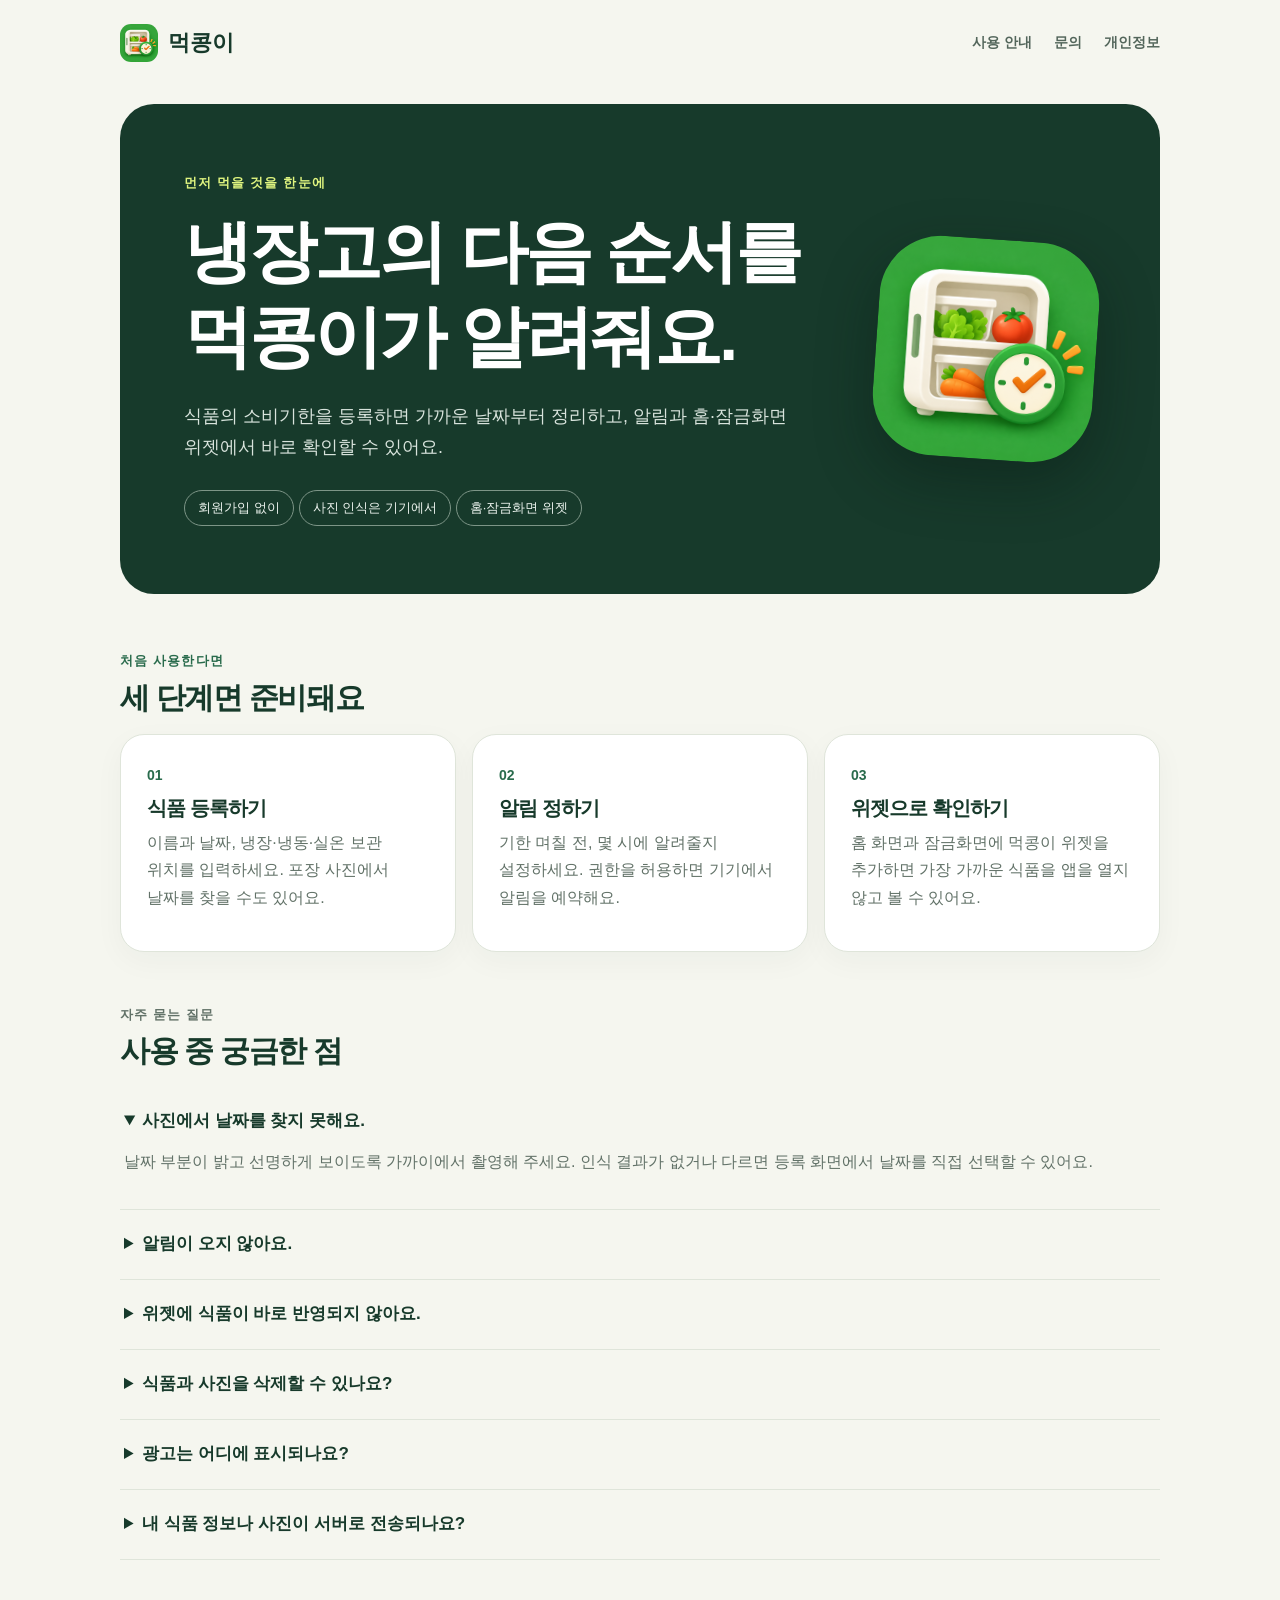
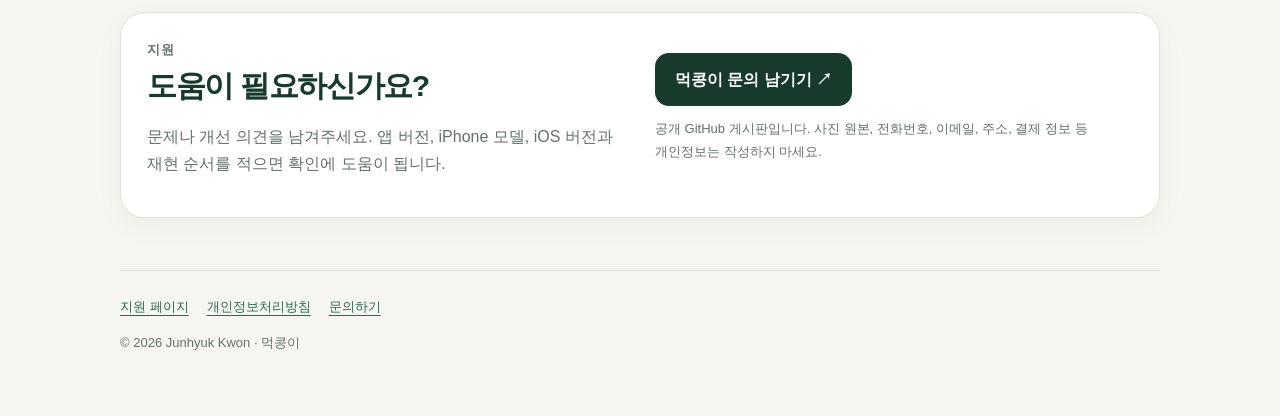
<file: meokkongi/index.html>
<!doctype html>
<html lang="ko">
<head>
  <meta charset="utf-8">
  <meta name="viewport" content="width=device-width,initial-scale=1">
  <meta name="theme-color" content="#173a2b">
  <title>먹콩이 · 사용 안내와 지원</title>
  <meta name="description" content="소비기한이 가까운 식품부터 알려주는 먹콩이의 사용 안내, 자주 묻는 질문과 문의 페이지입니다.">
  <link rel="icon" href="app-icon.png">
  <link rel="stylesheet" href="style.css">
</head>
<body>
  <header>
    <a class="brand" href="./"><img src="app-icon.png" alt="">먹콩이</a>
    <nav aria-label="페이지 메뉴">
      <a href="#guide">사용 안내</a>
      <a href="#contact">문의</a>
      <a href="privacy.html">개인정보</a>
    </nav>
  </header>

  <main>
    <section class="hero">
      <div>
        <span class="eyebrow">먼저 먹을 것을 한눈에</span>
        <h1>냉장고의 다음 순서를<br>먹콩이가 알려줘요.</h1>
        <p>식품의 소비기한을 등록하면 가까운 날짜부터 정리하고, 알림과 홈·잠금화면 위젯에서 바로 확인할 수 있어요.</p>
        <div class="pills" aria-label="주요 특징">
          <span>회원가입 없이</span><span>사진 인식은 기기에서</span><span>홈·잠금화면 위젯</span>
        </div>
      </div>
      <img class="hero-icon" src="app-icon.png" alt="웃고 있는 먹콩이 앱 아이콘">
    </section>

    <section id="guide">
      <p class="section-label">처음 사용한다면</p>
      <h2>세 단계면 준비돼요</h2>
      <div class="steps">
        <article><b>01</b><h3>식품 등록하기</h3><p>이름과 날짜, 냉장·냉동·실온 보관 위치를 입력하세요. 포장 사진에서 날짜를 찾을 수도 있어요.</p></article>
        <article><b>02</b><h3>알림 정하기</h3><p>기한 며칠 전, 몇 시에 알려줄지 설정하세요. 권한을 허용하면 기기에서 알림을 예약해요.</p></article>
        <article><b>03</b><h3>위젯으로 확인하기</h3><p>홈 화면과 잠금화면에 먹콩이 위젯을 추가하면 가장 가까운 식품을 앱을 열지 않고 볼 수 있어요.</p></article>
      </div>
    </section>

    <section id="help" class="faq">
      <p class="section-label">자주 묻는 질문</p>
      <h2>사용 중 궁금한 점</h2>
      <details open><summary>사진에서 날짜를 찾지 못해요.</summary><p>날짜 부분이 밝고 선명하게 보이도록 가까이에서 촬영해 주세요. 인식 결과가 없거나 다르면 등록 화면에서 날짜를 직접 선택할 수 있어요.</p></details>
      <details><summary>알림이 오지 않아요.</summary><p>먹콩이 설정의 알림 상태와 iPhone 설정의 알림 허용 여부를 확인하세요. 알림 시간 이후에 당일 식품을 등록한 경우에는 그날 알림이 예약되지 않을 수 있어요.</p></details>
      <details><summary>위젯에 식품이 바로 반영되지 않아요.</summary><p>앱에서 식품을 저장한 뒤 홈 화면으로 이동해 잠시 기다려 주세요. 계속 반영되지 않으면 위젯을 제거한 뒤 다시 추가해 보세요.</p></details>
      <details><summary>식품과 사진을 삭제할 수 있나요?</summary><p>식품 상세 화면과 처리 기록에서 항목을 삭제할 수 있어요. 해당 식품과 함께 저장한 사진도 기기에서 삭제돼요. 앱을 삭제하면 기기에 저장된 앱 데이터도 삭제됩니다.</p></details>
      <details><summary>광고는 어디에 표시되나요?</summary><p>식품 등록을 마친 뒤 제한적으로 전면 광고가 표시될 수 있어요. 첫 등록, 등록 취소, 알림 권한 안내와 먹음 처리 중에는 표시하지 않으며, 광고 간격과 하루 노출 횟수를 제한해요. 이전 빌드에서는 목록 하단 배너가 표시될 수 있어요. 광고를 요청할 수 없는 상태여도 식품 등록, 알림과 위젯 기능은 사용할 수 있어요.</p></details>
      <details><summary>내 식품 정보나 사진이 서버로 전송되나요?</summary><p>식품 정보와 사진은 기기에 저장되고 사진의 문자 인식도 Apple Vision으로 기기에서 처리해요. 광고 SDK가 처리할 수 있는 정보는 <a href="privacy.html">개인정보처리방침</a>에서 확인할 수 있습니다.</p></details>
    </section>

    <section id="contact" class="contact">
      <div><p class="section-label">지원</p><h2>도움이 필요하신가요?</h2><p>문제나 개선 의견을 남겨주세요. 앱 버전, iPhone 모델, iOS 버전과 재현 순서를 적으면 확인에 도움이 됩니다.</p></div>
      <div><a class="button" href="https://github.com/junhyuckkkk/junhyuckkkk.github.io/issues/new?template=meokkongi-support.yml">먹콩이 문의 남기기 ↗</a><p class="fine">공개 GitHub 게시판입니다. 사진 원본, 전화번호, 이메일, 주소, 결제 정보 등 개인정보는 작성하지 마세요.</p></div>
    </section>
  </main>

  <footer>
    <div><a href="./">지원 페이지</a><a href="privacy.html">개인정보처리방침</a><a href="#contact">문의하기</a></div>
    <p>© 2026 Junhyuk Kwon · 먹콩이</p>
  </footer>
</body>
</html>
</file>
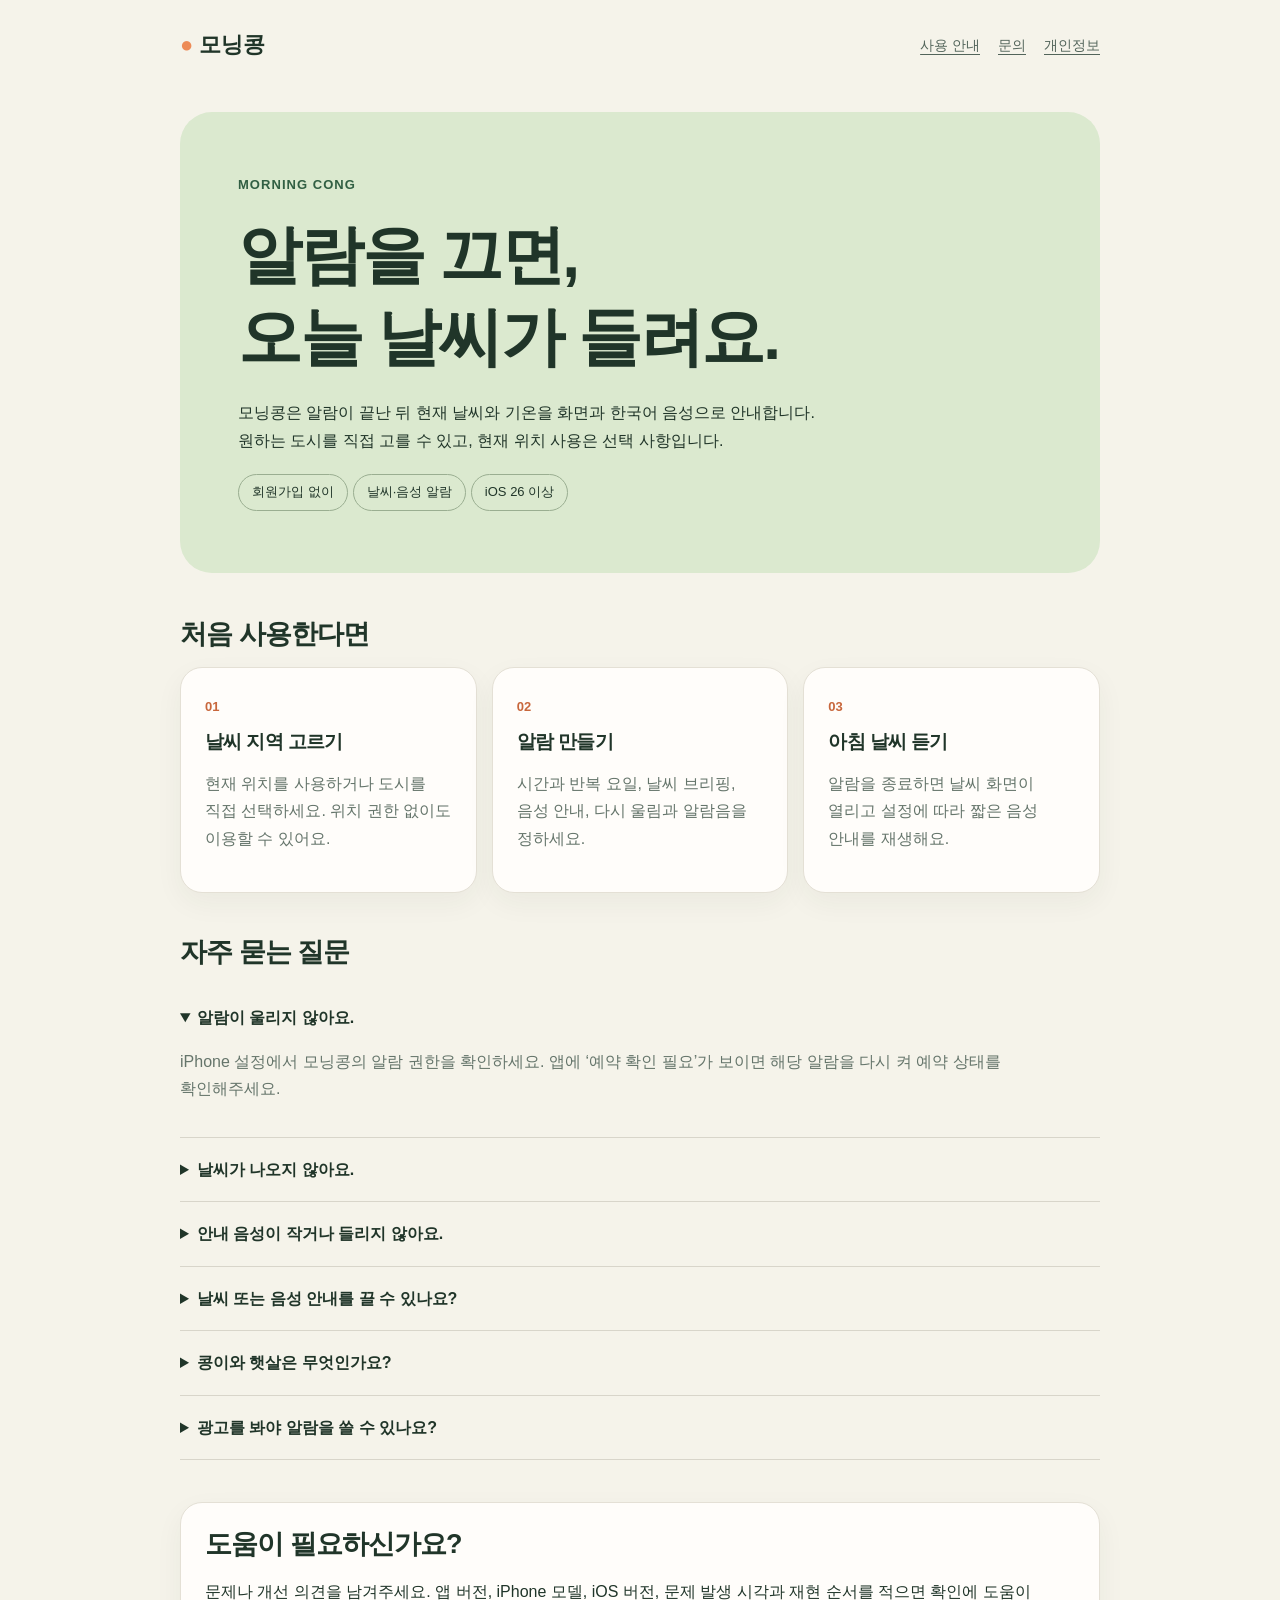
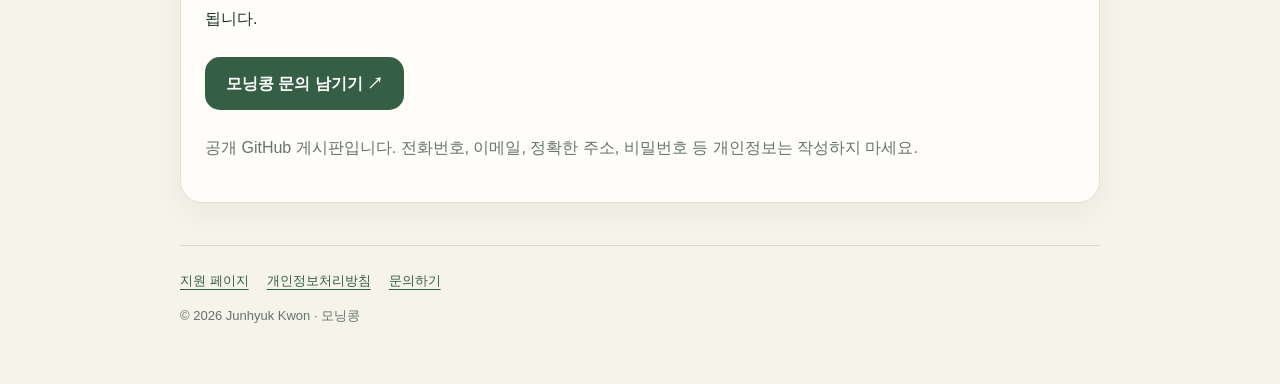
<file: morningcong/index.html>
<!doctype html><html lang="ko"><head><meta charset="utf-8"><meta name="viewport" content="width=device-width,initial-scale=1"><title>모닝콩 · 사용 안내와 지원</title><meta name="description" content="알람을 끄면 오늘 날씨가 들려요. 모닝콩 사용 안내와 지원."><link rel="stylesheet" href="style.css"></head><body><header><a class="brand" href="./"><span>●</span> 모닝콩</a><nav aria-label="페이지 메뉴"><a href="#help">사용 안내</a><a href="#contact">문의</a><a href="privacy.html">개인정보</a></nav></header><main><section class="hero"><span class="eyebrow">MORNING CONG</span><h1>알람을 끄면,<br>오늘 날씨가 들려요.</h1><p>모닝콩은 알람이 끝난 뒤 현재 날씨와 기온을 화면과 한국어 음성으로 안내합니다. 원하는 도시를 직접 고를 수 있고, 현재 위치 사용은 선택 사항입니다.</p><span class="pill">회원가입 없이</span><span class="pill">날씨·음성 알람</span><span class="pill">iOS 26 이상</span></section><section><h2>처음 사용한다면</h2><div class="grid"><article class="card"><span class="n">01</span><h3>날씨 지역 고르기</h3><p class="muted">현재 위치를 사용하거나 도시를 직접 선택하세요. 위치 권한 없이도 이용할 수 있어요.</p></article><article class="card"><span class="n">02</span><h3>알람 만들기</h3><p class="muted">시간과 반복 요일, 날씨 브리핑, 음성 안내, 다시 울림과 알람음을 정하세요.</p></article><article class="card"><span class="n">03</span><h3>아침 날씨 듣기</h3><p class="muted">알람을 종료하면 날씨 화면이 열리고 설정에 따라 짧은 음성 안내를 재생해요.</p></article></div></section><section id="help"><h2>자주 묻는 질문</h2><details open><summary>알람이 울리지 않아요.</summary><p>iPhone 설정에서 모닝콩의 알람 권한을 확인하세요. 앱에 ‘예약 확인 필요’가 보이면 해당 알람을 다시 켜 예약 상태를 확인해주세요.</p></details><details><summary>날씨가 나오지 않아요.</summary><p>인터넷 연결과 설정의 날씨 지역을 확인하세요. 위치 권한을 허용하지 않아도 도시를 직접 선택할 수 있습니다.</p></details><details><summary>안내 음성이 작거나 들리지 않아요.</summary><p>iPhone 미디어 음량과 앱의 음성 크기를 확인하세요. 이어폰이 연결돼 있으면 해당 기기로 재생될 수 있습니다.</p></details><details><summary>날씨 또는 음성 안내를 끌 수 있나요?</summary><p>각 알람의 편집 화면에서 날씨 브리핑과 음성 안내를 설정할 수 있습니다. 날씨 브리핑을 끄면 음성도 안내하지 않습니다.</p></details><details><summary>콩이와 햇살은 무엇인가요?</summary><p>알람을 정상 종료하면 하루 최대 세 번 햇살을 받을 수 있습니다. 햇살은 콩이의 옷, 소품과 방을 꾸미는 데 사용하며 현금으로 구매하거나 환전할 수 없습니다.</p></details><details><summary>광고를 봐야 알람을 쓸 수 있나요?</summary><p>아니요. 알람·날씨·음성 기능은 광고 없이 사용할 수 있습니다. 제공되는 경우 보상형 광고는 사용자가 직접 선택하며 완료한 경우에만 꾸미기용 햇살을 지급합니다.</p></details></section><section id="contact" class="card"><h2>도움이 필요하신가요?</h2><p>문제나 개선 의견을 남겨주세요. 앱 버전, iPhone 모델, iOS 버전, 문제 발생 시각과 재현 순서를 적으면 확인에 도움이 됩니다.</p><a class="button" href="https://github.com/junhyuckkkk/junhyuckkkk.github.io/issues/new?title=%5B%EB%AA%A8%EB%8B%9D%EC%BD%A9%5D%20%EB%AC%B8%EC%9D%98">모닝콩 문의 남기기 ↗</a><p class="muted">공개 GitHub 게시판입니다. 전화번호, 이메일, 정확한 주소, 비밀번호 등 개인정보는 작성하지 마세요.</p></section></main><footer><a href="./">지원 페이지</a><a href="privacy.html">개인정보처리방침</a><a href="#contact">문의하기</a><p>© 2026 Junhyuk Kwon · 모닝콩</p></footer></body></html>
</file>
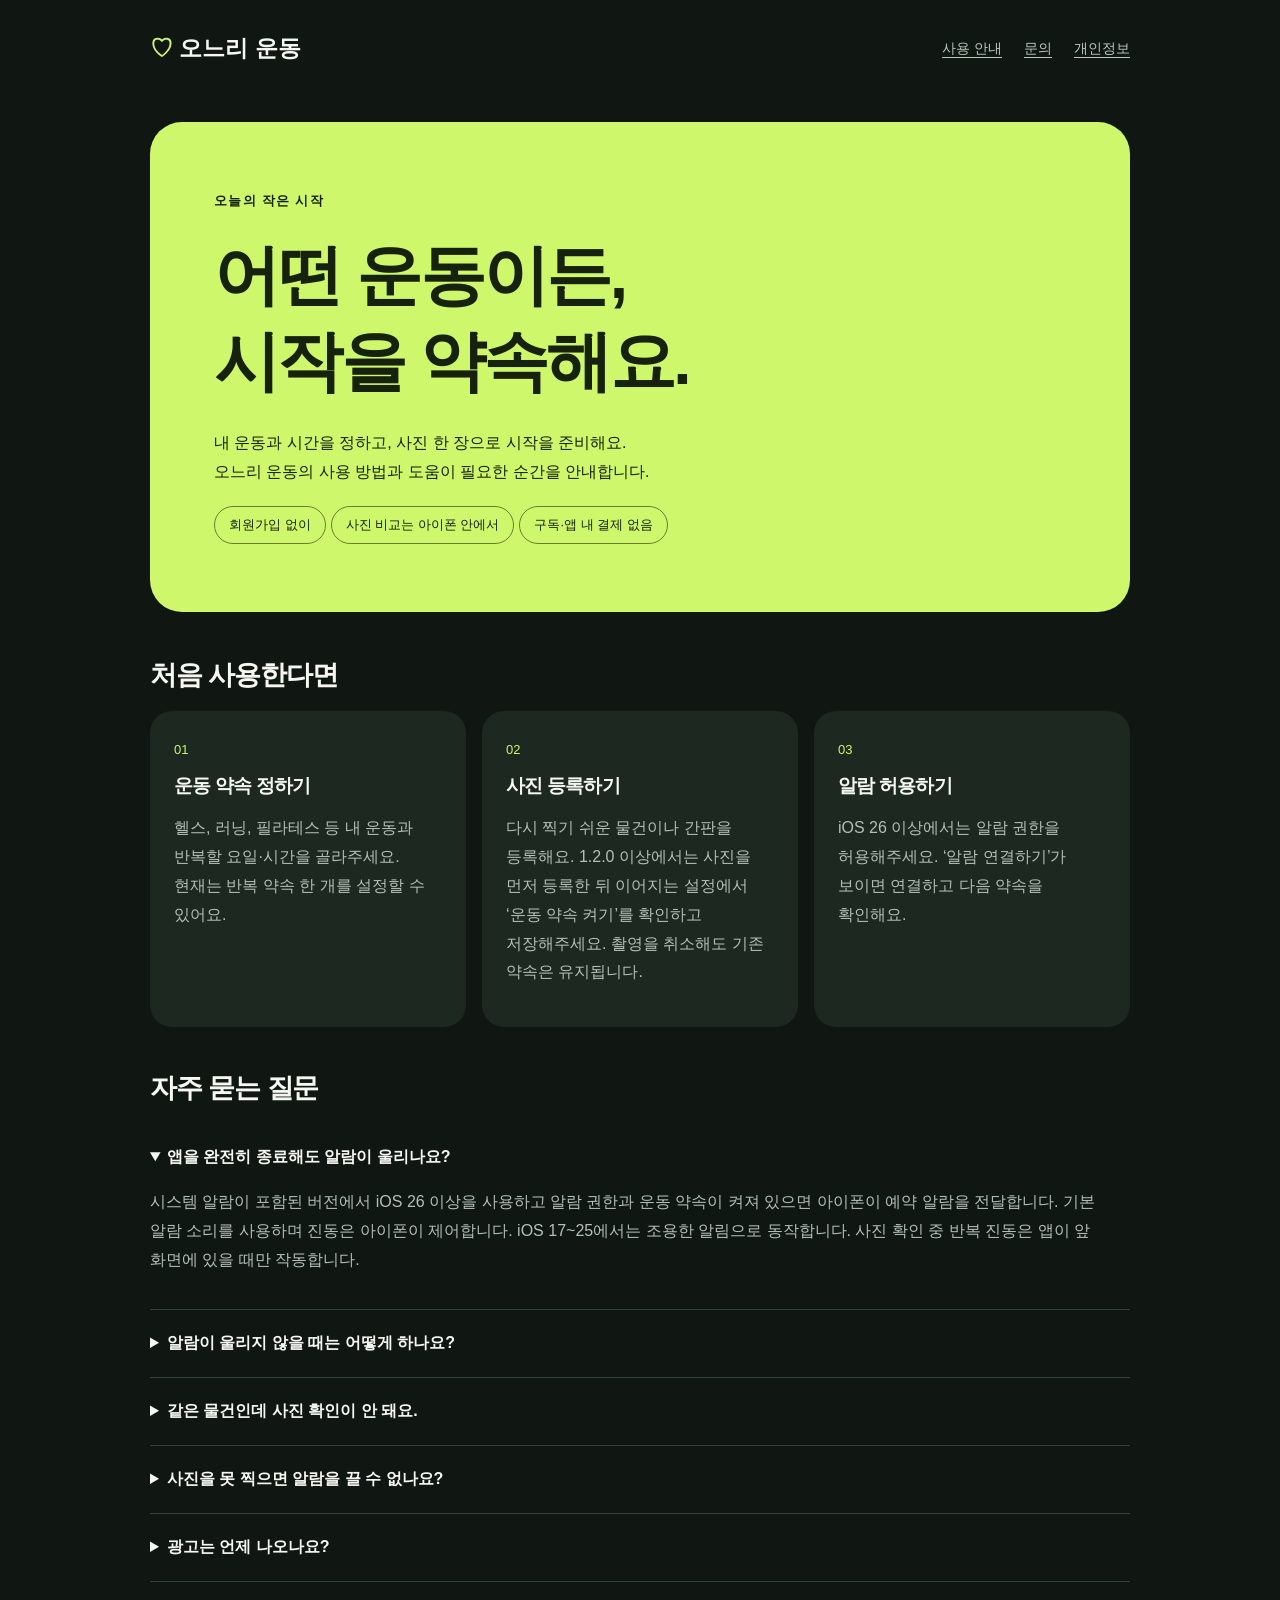
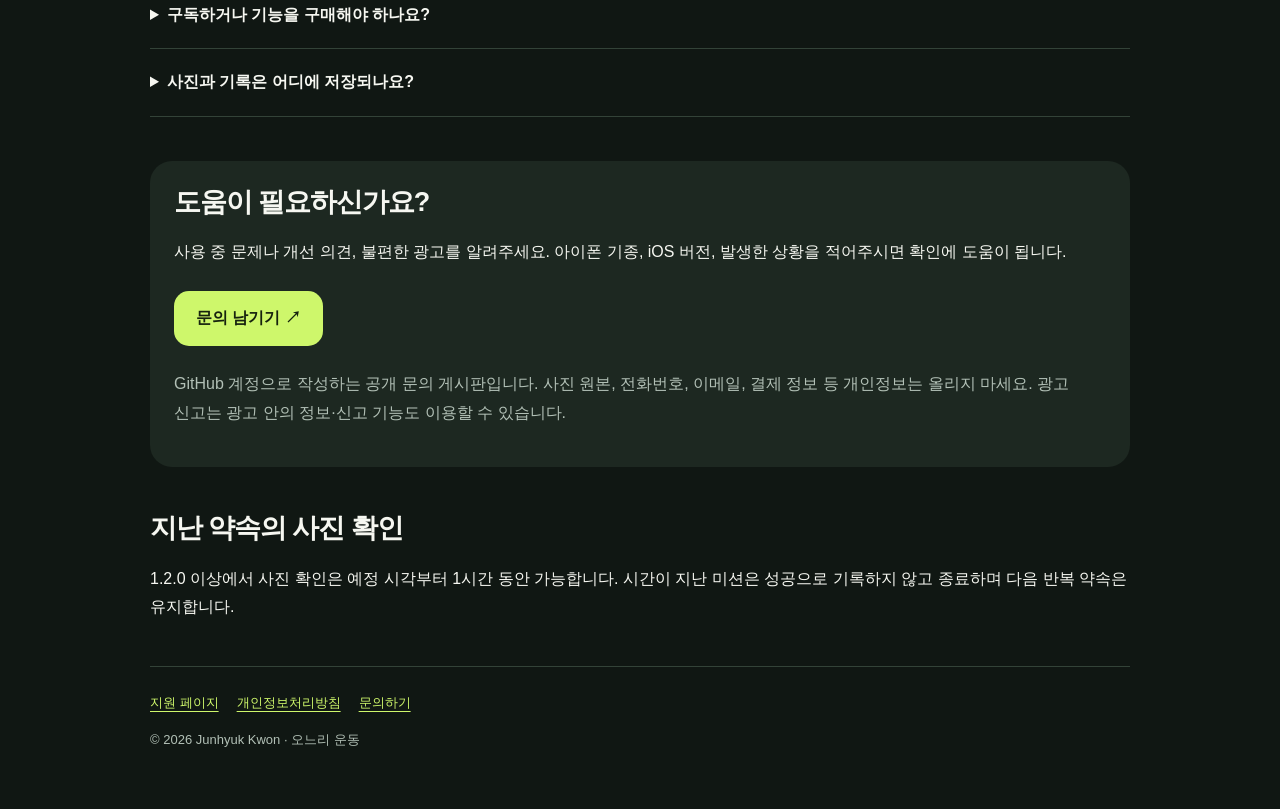
<file: oneuri/index.html>
<!doctype html><html lang="ko"><head><meta charset="utf-8"><meta name="viewport" content="width=device-width,initial-scale=1"><title>오느리 운동 · 사용 안내와 지원</title><meta name="description" content="어떤 운동이든, 시작을 약속해요. 오느리 운동의 알람, 사진 확인, 무료 이용과 광고 안내."><link rel="stylesheet" href="style.css"></head><body><header><a class="brand" href="./"><span>♡</span> 오느리 운동</a><nav aria-label="페이지 메뉴"><a href="./#help">사용 안내</a><a href="./#contact">문의</a><a href="privacy.html">개인정보</a></nav></header><main><section class="hero"><span class="eyebrow">오늘의 작은 시작</span><h1>어떤 운동이든,<br>시작을 약속해요.</h1><p>내 운동과 시간을 정하고, 사진 한 장으로 시작을 준비해요.<br>오느리 운동의 사용 방법과 도움이 필요한 순간을 안내합니다.</p><span class="pill">회원가입 없이</span><span class="pill">사진 비교는 아이폰 안에서</span><span class="pill">구독·앱 내 결제 없음</span></section><section><h2>처음 사용한다면</h2><div class="grid"><article class="card"><span class="n">01</span><h3>운동 약속 정하기</h3><p class="muted">헬스, 러닝, 필라테스 등 내 운동과 반복할 요일·시간을 골라주세요. 현재는 반복 약속 한 개를 설정할 수 있어요.</p></article><article class="card"><span class="n">02</span><h3>사진 등록하기</h3><p class="muted">다시 찍기 쉬운 물건이나 간판을 등록해요. 1.2.0 이상에서는 사진을 먼저 등록한 뒤 이어지는 설정에서 ‘운동 약속 켜기’를 확인하고 저장해주세요. 촬영을 취소해도 기존 약속은 유지됩니다.</p></article><article class="card"><span class="n">03</span><h3>알람 허용하기</h3><p class="muted">iOS 26 이상에서는 알람 권한을 허용해주세요. ‘알람 연결하기’가 보이면 연결하고 다음 약속을 확인해요.</p></article></div></section><section id="help"><h2>자주 묻는 질문</h2><details open><summary>앱을 완전히 종료해도 알람이 울리나요?</summary><p>시스템 알람이 포함된 버전에서 iOS 26 이상을 사용하고 알람 권한과 운동 약속이 켜져 있으면 아이폰이 예약 알람을 전달합니다. 기본 알람 소리를 사용하며 진동은 아이폰이 제어합니다. iOS 17~25에서는 조용한 알림으로 동작합니다. 사진 확인 중 반복 진동은 앱이 앞 화면에 있을 때만 작동합니다.</p></details><details><summary>알람이 울리지 않을 때는 어떻게 하나요?</summary><p>운동 약속의 요일·시간·켜짐 상태와 앱의 ‘알람 확인 필요’ 안내를 확인해주세요. 아이폰 설정에서 오느리 운동의 알람 권한을 허용하고 ‘알람 연결하기’를 눌러주세요. 이전 iOS에서는 알림 권한과 집중 모드에 따라 알림 표시가 달라질 수 있어요.</p></details><details><summary>같은 물건인데 사진 확인이 안 돼요.</summary><p>처음 사진과 비슷한 거리·각도에서 밝고 선명하게 찍어주세요. 설정의 ‘사진 확인 기준’을 조절할 수 있고, 필요하면 사진 없이 끌 수 있어요. 사진 비교는 실제 위치나 운동 완료를 증명하는 기능은 아닙니다.</p></details><details><summary>사진을 못 찍으면 알람을 끌 수 없나요?</summary><p>아이폰 알람 화면의 ‘끄기’ 또는 앱 안의 ‘사진 없이 끄기’를 사용할 수 있어요. 사진 확인 횟수에는 포함되지 않으며 다음 반복 약속은 유지됩니다.</p></details><details><summary>광고는 언제 나오나요?</summary><p>1.2.0 이상에서는 첫 실제 사진 확인 이후 평상시 홈과 기록 화면에 작은 광고 한 개가 표시될 수 있습니다. 전면광고는 표시하지 않으며 알람·촬영·사진 확인·설정·성공 화면을 광고로 중단하지 않습니다. 이전 버전에서는 완료 버튼을 누를 때 전면광고가 표시될 수 있습니다.</p></details><details><summary>구독하거나 기능을 구매해야 하나요?</summary><p>현재 버전에는 구독이나 앱 내 결제가 없습니다. 현재 제공하는 운동 약속, 사진 확인, 기록 조회는 무료로 사용할 수 있습니다.</p></details><details><summary>사진과 기록은 어디에 저장되나요?</summary><p>등록 사진과 기록은 기기에 저장됩니다. 1.2.0 이상에서는 실제 운동 기록을 계속 보관하고 연습만 최신 100개로 제한합니다. 이전 버전은 실제·연습을 합쳐 최신 100개로 제한합니다. 새 사진은 비교에 사용하며 앱이 별도 파일로 저장하지 않습니다. 기기 백업 설정에 따라 등록 사진과 데이터가 백업에 포함될 수 있습니다. 자세한 내용은 <a href="privacy.html">개인정보처리방침</a>을 확인해주세요.</p></details></section><section id="contact" class="card"><h2>도움이 필요하신가요?</h2><p>사용 중 문제나 개선 의견, 불편한 광고를 알려주세요. 아이폰 기종, iOS 버전, 발생한 상황을 적어주시면 확인에 도움이 됩니다.</p><a class="button" href="https://github.com/junhyuckkkk/junhyuckkkk.github.io/issues/new?template=oneuri-support.yml">문의 남기기 ↗</a><p class="muted">GitHub 계정으로 작성하는 공개 문의 게시판입니다. 사진 원본, 전화번호, 이메일, 결제 정보 등 개인정보는 올리지 마세요. 광고 신고는 광고 안의 정보·신고 기능도 이용할 수 있습니다.</p></section><section><h2>지난 약속의 사진 확인</h2><p>1.2.0 이상에서 사진 확인은 예정 시각부터 1시간 동안 가능합니다. 시간이 지난 미션은 성공으로 기록하지 않고 종료하며 다음 반복 약속은 유지합니다.</p></section></main><footer><a href="./">지원 페이지</a><a href="privacy.html">개인정보처리방침</a><a href="https://github.com/junhyuckkkk/junhyuckkkk.github.io/issues/new?template=oneuri-support.yml">문의하기</a><p>© 2026 Junhyuk Kwon · 오느리 운동</p></footer></body></html>
</file>
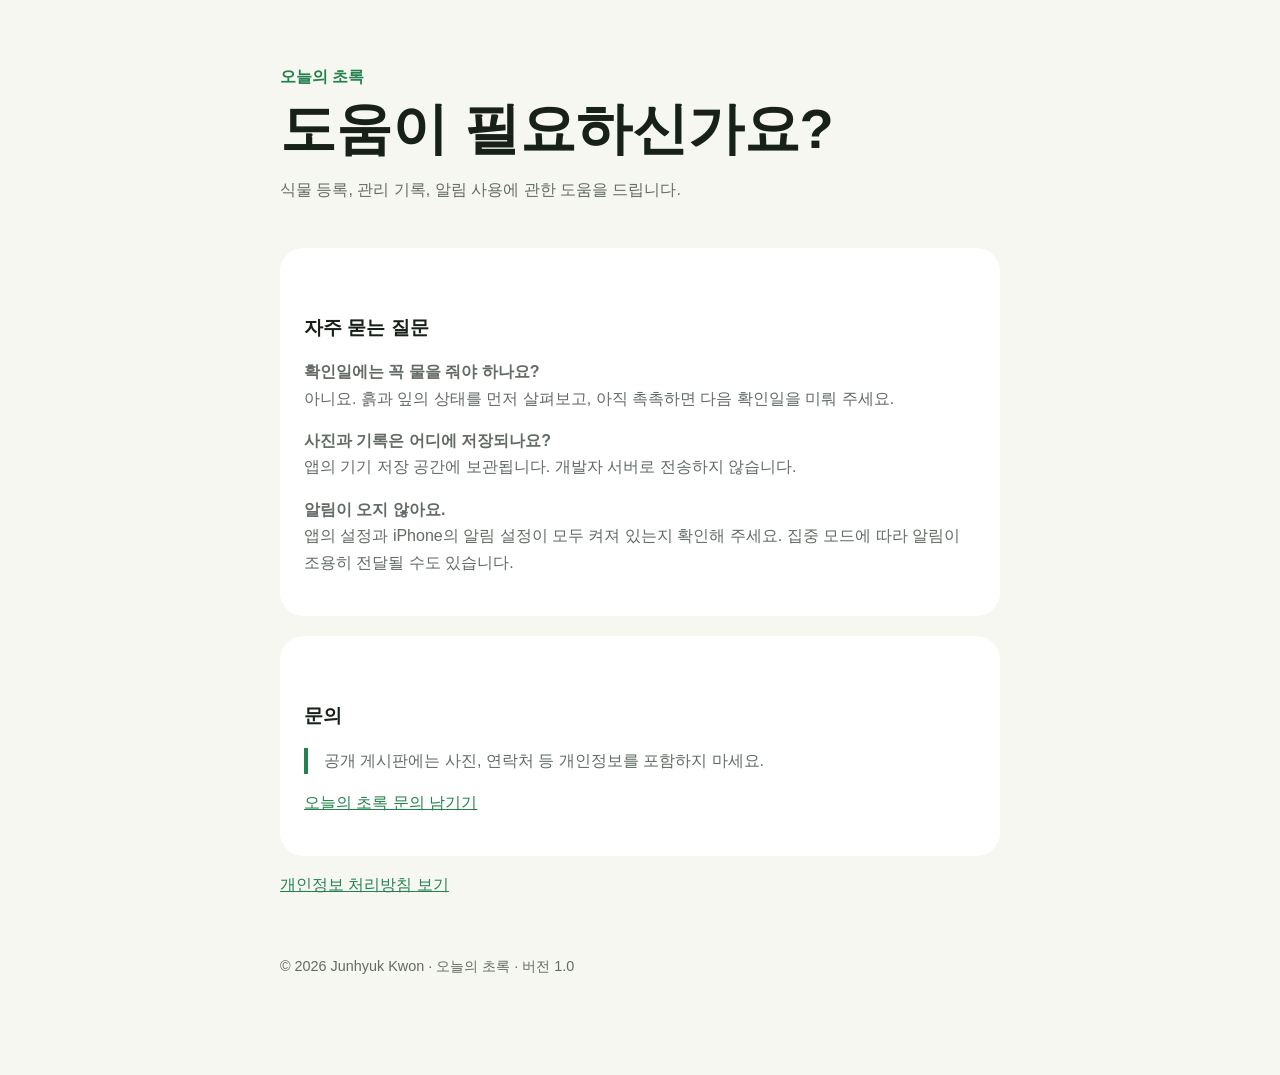
<file: plant-today/index.html>
<!doctype html>
<html lang="ko">
<head>
  <meta charset="utf-8">
  <meta name="viewport" content="width=device-width, initial-scale=1">
  <title>오늘의 초록 고객지원</title>
  <link rel="stylesheet" href="styles.css">
</head>
<body>
<main>
  <header>
    <div class="brand">오늘의 초록</div>
    <h1>도움이 필요하신가요?</h1>
    <p>식물 등록, 관리 기록, 알림 사용에 관한 도움을 드립니다.</p>
  </header>

  <section class="card">
    <h2>자주 묻는 질문</h2>
    <p><strong>확인일에는 꼭 물을 줘야 하나요?</strong><br>아니요. 흙과 잎의 상태를 먼저 살펴보고, 아직 촉촉하면 다음 확인일을 미뤄 주세요.</p>
    <p><strong>사진과 기록은 어디에 저장되나요?</strong><br>앱의 기기 저장 공간에 보관됩니다. 개발자 서버로 전송하지 않습니다.</p>
    <p><strong>알림이 오지 않아요.</strong><br>앱의 설정과 iPhone의 알림 설정이 모두 켜져 있는지 확인해 주세요. 집중 모드에 따라 알림이 조용히 전달될 수도 있습니다.</p>
  </section>

  <section class="card">
    <h2>문의</h2>
    <p class="notice">공개 게시판에는 사진, 연락처 등 개인정보를 포함하지 마세요.</p>
    <p><a href="https://github.com/junhyuckkkk/junhyuckkkk.github.io/issues/new?template=plant-today-support.yml">오늘의 초록 문의 남기기</a></p>
  </section>

  <p><a href="privacy.html">개인정보 처리방침 보기</a></p>
  <footer>© 2026 Junhyuk Kwon · 오늘의 초록 · 버전 1.0</footer>
</main>
</body>
</html>
</file>
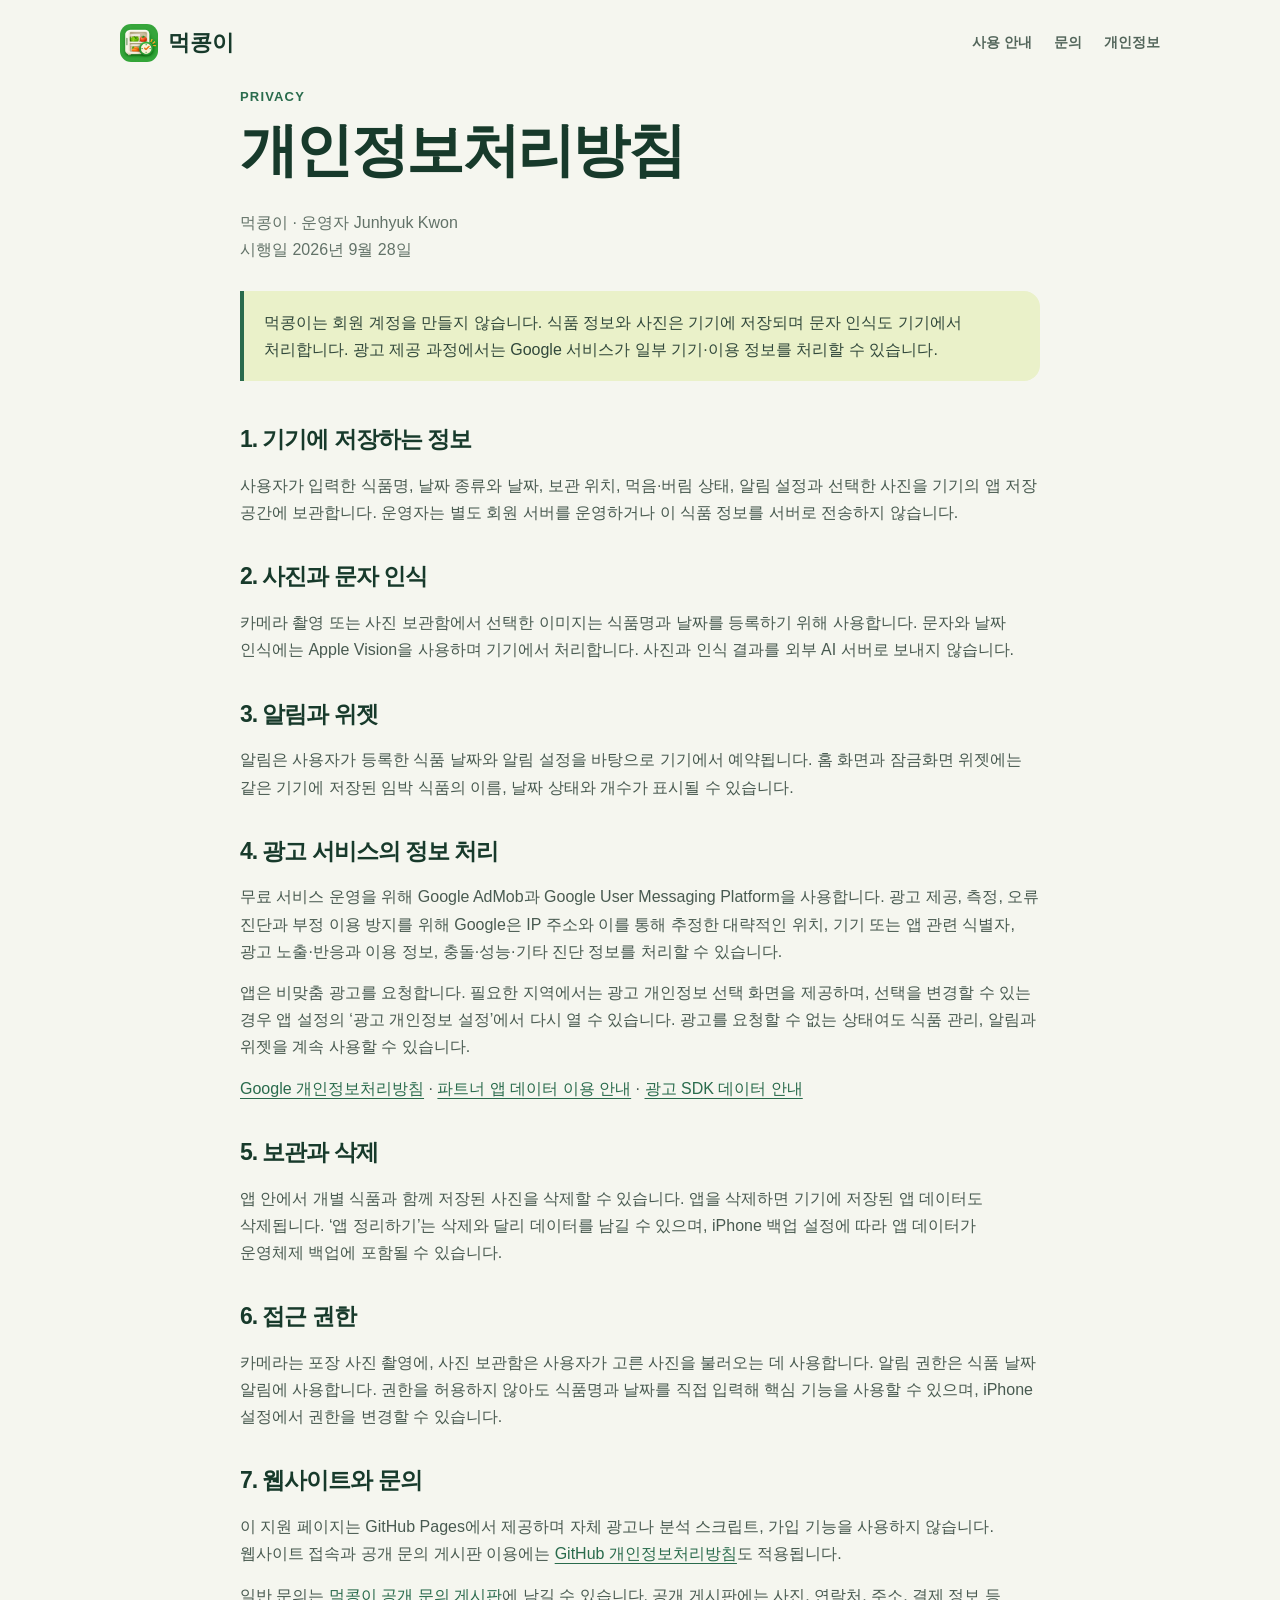
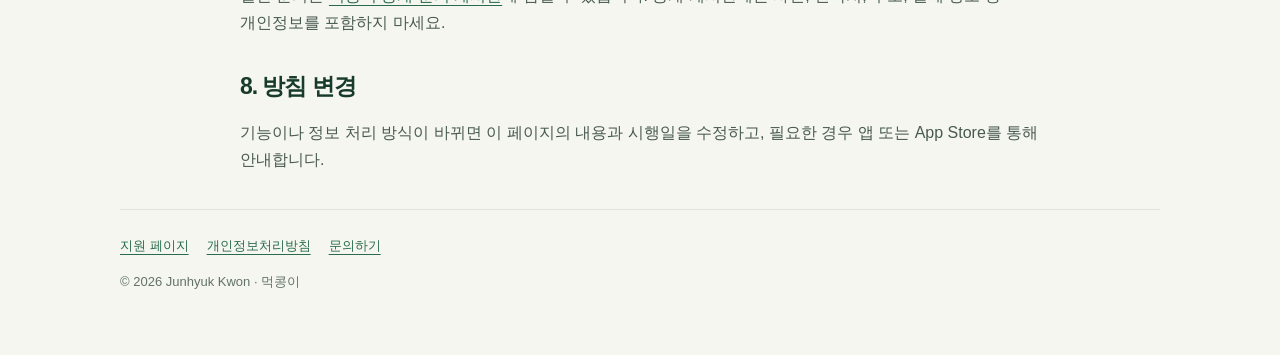
<file: meokkongi/privacy.html>
<!doctype html>
<html lang="ko">
<head>
  <meta charset="utf-8">
  <meta name="viewport" content="width=device-width,initial-scale=1">
  <meta name="theme-color" content="#173a2b">
  <title>개인정보처리방침 · 먹콩이</title>
  <meta name="description" content="먹콩이의 식품·사진 기기 내 저장, 알림·위젯과 광고 정보 처리 안내입니다.">
  <link rel="icon" href="app-icon.png">
  <link rel="stylesheet" href="style.css">
</head>
<body>
  <header>
    <a class="brand" href="./"><img src="app-icon.png" alt="">먹콩이</a>
    <nav aria-label="페이지 메뉴"><a href="./#guide">사용 안내</a><a href="./#contact">문의</a><a href="privacy.html">개인정보</a></nav>
  </header>

  <main class="legal">
    <p class="section-label">PRIVACY</p>
    <h1>개인정보처리방침</h1>
    <p class="meta">먹콩이 · 운영자 Junhyuk Kwon<br>시행일 2026년 9월 28일</p>
    <p class="notice">먹콩이는 회원 계정을 만들지 않습니다. 식품 정보와 사진은 기기에 저장되며 문자 인식도 기기에서 처리합니다. 광고 제공 과정에서는 Google 서비스가 일부 기기·이용 정보를 처리할 수 있습니다.</p>

    <section><h2>1. 기기에 저장하는 정보</h2><p>사용자가 입력한 식품명, 날짜 종류와 날짜, 보관 위치, 먹음·버림 상태, 알림 설정과 선택한 사진을 기기의 앱 저장 공간에 보관합니다. 운영자는 별도 회원 서버를 운영하거나 이 식품 정보를 서버로 전송하지 않습니다.</p></section>
    <section><h2>2. 사진과 문자 인식</h2><p>카메라 촬영 또는 사진 보관함에서 선택한 이미지는 식품명과 날짜를 등록하기 위해 사용합니다. 문자와 날짜 인식에는 Apple Vision을 사용하며 기기에서 처리합니다. 사진과 인식 결과를 외부 AI 서버로 보내지 않습니다.</p></section>
    <section><h2>3. 알림과 위젯</h2><p>알림은 사용자가 등록한 식품 날짜와 알림 설정을 바탕으로 기기에서 예약됩니다. 홈 화면과 잠금화면 위젯에는 같은 기기에 저장된 임박 식품의 이름, 날짜 상태와 개수가 표시될 수 있습니다.</p></section>
    <section><h2>4. 광고 서비스의 정보 처리</h2><p>무료 서비스 운영을 위해 Google AdMob과 Google User Messaging Platform을 사용합니다. 광고 제공, 측정, 오류 진단과 부정 이용 방지를 위해 Google은 IP 주소와 이를 통해 추정한 대략적인 위치, 기기 또는 앱 관련 식별자, 광고 노출·반응과 이용 정보, 충돌·성능·기타 진단 정보를 처리할 수 있습니다.</p><p>앱은 비맞춤 광고를 요청합니다. 필요한 지역에서는 광고 개인정보 선택 화면을 제공하며, 선택을 변경할 수 있는 경우 앱 설정의 ‘광고 개인정보 설정’에서 다시 열 수 있습니다. 광고를 요청할 수 없는 상태여도 식품 관리, 알림과 위젯을 계속 사용할 수 있습니다.</p><p><a href="https://policies.google.com/privacy?hl=ko">Google 개인정보처리방침</a> · <a href="https://policies.google.com/technologies/partner-sites?hl=ko">파트너 앱 데이터 이용 안내</a> · <a href="https://developers.google.com/admob/ios/privacy/data-disclosure">광고 SDK 데이터 안내</a></p></section>
    <section><h2>5. 보관과 삭제</h2><p>앱 안에서 개별 식품과 함께 저장된 사진을 삭제할 수 있습니다. 앱을 삭제하면 기기에 저장된 앱 데이터도 삭제됩니다. ‘앱 정리하기’는 삭제와 달리 데이터를 남길 수 있으며, iPhone 백업 설정에 따라 앱 데이터가 운영체제 백업에 포함될 수 있습니다.</p></section>
    <section><h2>6. 접근 권한</h2><p>카메라는 포장 사진 촬영에, 사진 보관함은 사용자가 고른 사진을 불러오는 데 사용합니다. 알림 권한은 식품 날짜 알림에 사용합니다. 권한을 허용하지 않아도 식품명과 날짜를 직접 입력해 핵심 기능을 사용할 수 있으며, iPhone 설정에서 권한을 변경할 수 있습니다.</p></section>
    <section><h2>7. 웹사이트와 문의</h2><p>이 지원 페이지는 GitHub Pages에서 제공하며 자체 광고나 분석 스크립트, 가입 기능을 사용하지 않습니다. 웹사이트 접속과 공개 문의 게시판 이용에는 <a href="https://docs.github.com/en/site-policy/privacy-policies/github-general-privacy-statement">GitHub 개인정보처리방침</a>도 적용됩니다.</p><p>일반 문의는 <a href="https://github.com/junhyuckkkk/junhyuckkkk.github.io/issues/new?template=meokkongi-support.yml">먹콩이 공개 문의 게시판</a>에 남길 수 있습니다. 공개 게시판에는 사진, 연락처, 주소, 결제 정보 등 개인정보를 포함하지 마세요.</p></section>
    <section><h2>8. 방침 변경</h2><p>기능이나 정보 처리 방식이 바뀌면 이 페이지의 내용과 시행일을 수정하고, 필요한 경우 앱 또는 App Store를 통해 안내합니다.</p></section>
  </main>

  <footer><div><a href="./">지원 페이지</a><a href="privacy.html">개인정보처리방침</a><a href="./#contact">문의하기</a></div><p>© 2026 Junhyuk Kwon · 먹콩이</p></footer>
</body>
</html>
</file>
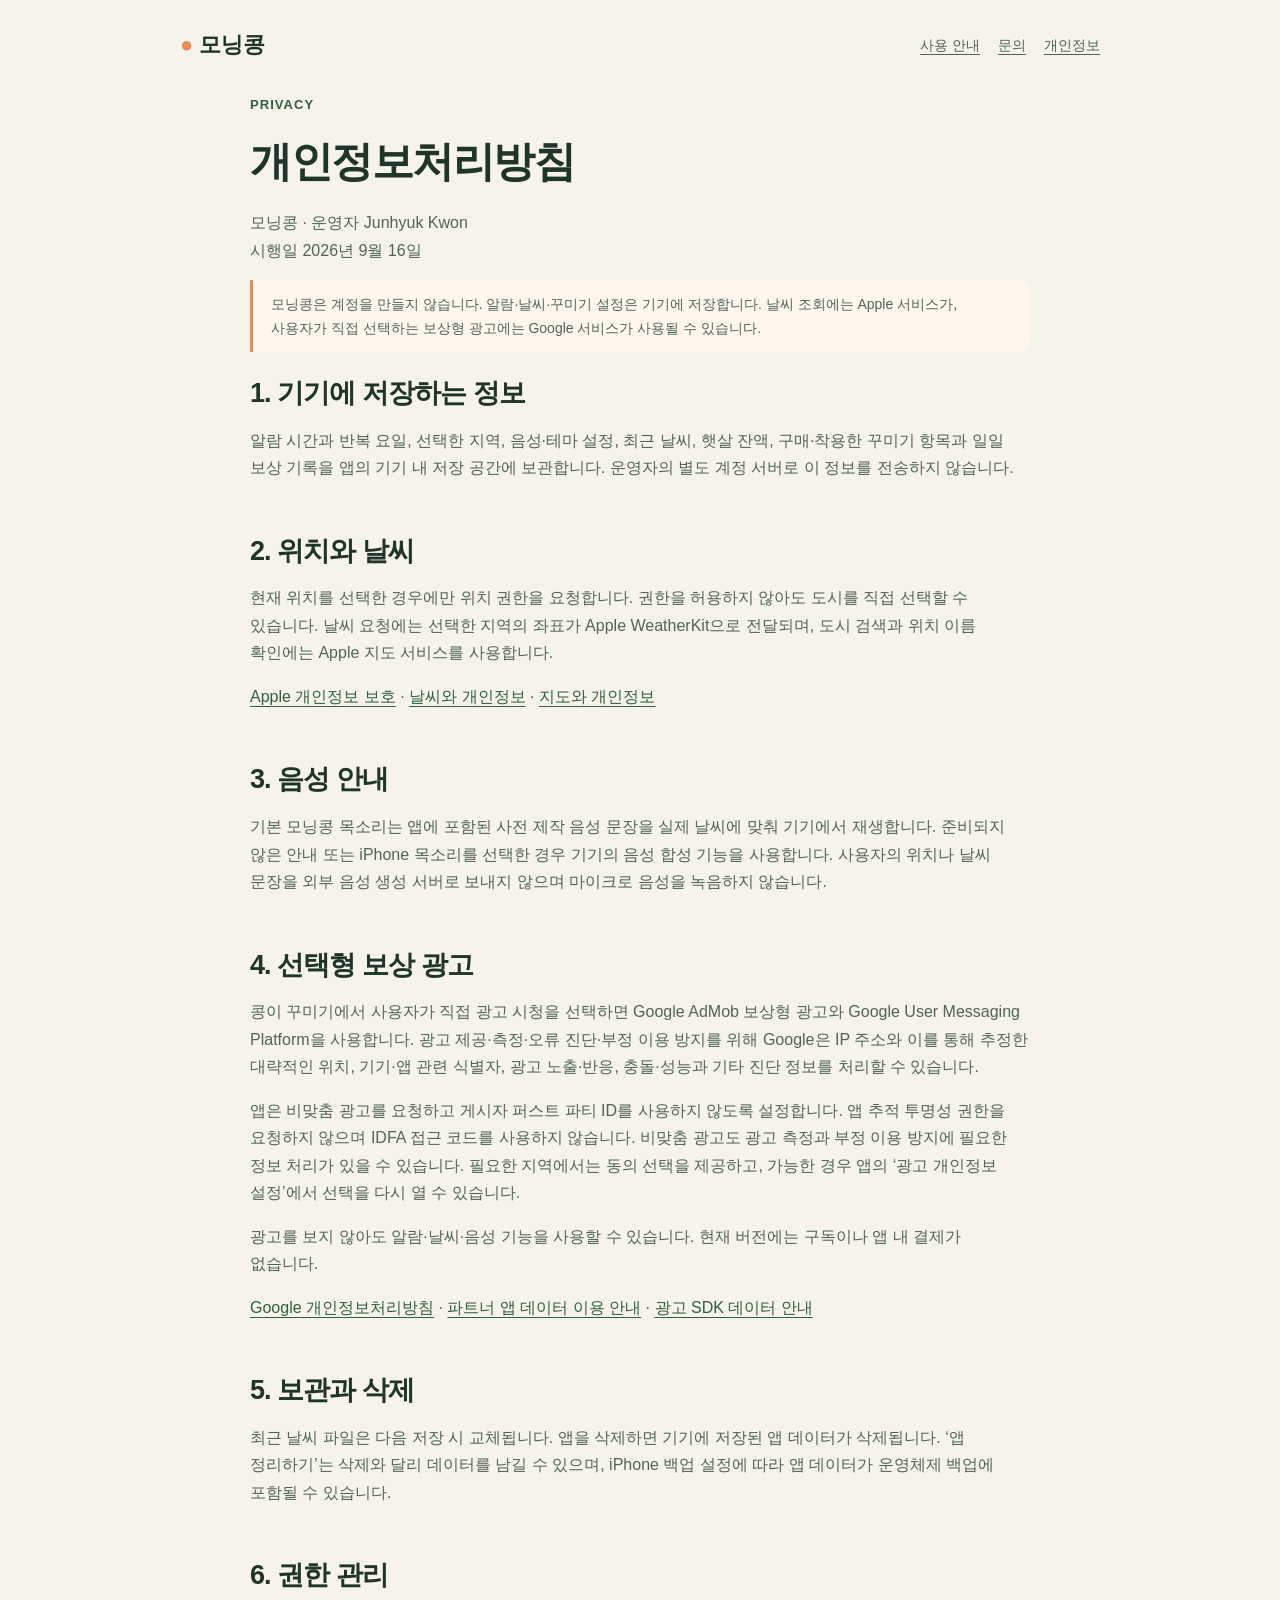
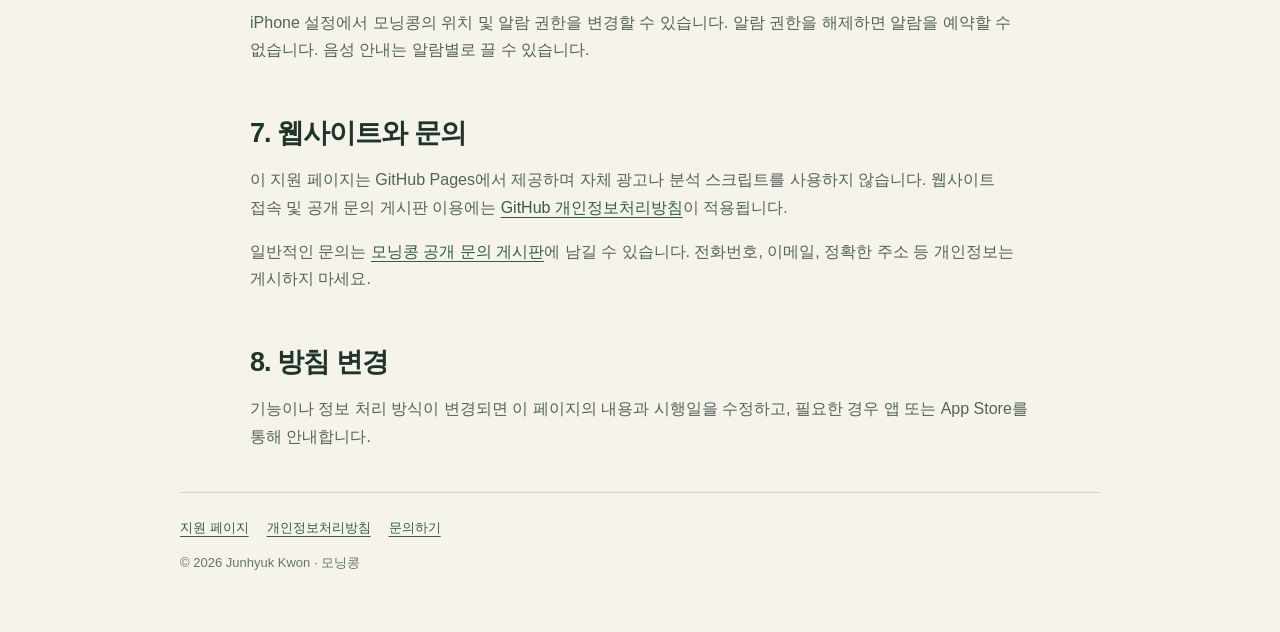
<file: morningcong/privacy.html>
<!doctype html><html lang="ko"><head><meta charset="utf-8"><meta name="viewport" content="width=device-width,initial-scale=1"><title>모닝콩 개인정보처리방침</title><meta name="description" content="모닝콩의 위치, 날씨, 기기 내 저장과 선택형 보상 광고 정보 처리 안내."><link rel="stylesheet" href="style.css"></head><body><header><a class="brand" href="./"><span>●</span> 모닝콩</a><nav aria-label="페이지 메뉴"><a href="./#help">사용 안내</a><a href="./#contact">문의</a><a href="privacy.html">개인정보</a></nav></header><main class="legal"><span class="eyebrow">PRIVACY</span><h1>개인정보처리방침</h1><p class="muted">모닝콩 · 운영자 Junhyuk Kwon<br>시행일 2026년 9월 16일</p><p class="note">모닝콩은 계정을 만들지 않습니다. 알람·날씨·꾸미기 설정은 기기에 저장합니다. 날씨 조회에는 Apple 서비스가, 사용자가 직접 선택하는 보상형 광고에는 Google 서비스가 사용될 수 있습니다.</p><section><h2>1. 기기에 저장하는 정보</h2><p>알람 시간과 반복 요일, 선택한 지역, 음성·테마 설정, 최근 날씨, 햇살 잔액, 구매·착용한 꾸미기 항목과 일일 보상 기록을 앱의 기기 내 저장 공간에 보관합니다. 운영자의 별도 계정 서버로 이 정보를 전송하지 않습니다.</p></section><section><h2>2. 위치와 날씨</h2><p>현재 위치를 선택한 경우에만 위치 권한을 요청합니다. 권한을 허용하지 않아도 도시를 직접 선택할 수 있습니다. 날씨 요청에는 선택한 지역의 좌표가 Apple WeatherKit으로 전달되며, 도시 검색과 위치 이름 확인에는 Apple 지도 서비스를 사용합니다.</p><p><a href="https://www.apple.com/kr/legal/privacy/">Apple 개인정보 보호</a> · <a href="https://www.apple.com/legal/privacy/data/en/weather/">날씨와 개인정보</a> · <a href="https://www.apple.com/legal/privacy/data/en/apple-maps/">지도와 개인정보</a></p></section><section><h2>3. 음성 안내</h2><p>기본 모닝콩 목소리는 앱에 포함된 사전 제작 음성 문장을 실제 날씨에 맞춰 기기에서 재생합니다. 준비되지 않은 안내 또는 iPhone 목소리를 선택한 경우 기기의 음성 합성 기능을 사용합니다. 사용자의 위치나 날씨 문장을 외부 음성 생성 서버로 보내지 않으며 마이크로 음성을 녹음하지 않습니다.</p></section><section><h2>4. 선택형 보상 광고</h2><p>콩이 꾸미기에서 사용자가 직접 광고 시청을 선택하면 Google AdMob 보상형 광고와 Google User Messaging Platform을 사용합니다. 광고 제공·측정·오류 진단·부정 이용 방지를 위해 Google은 IP 주소와 이를 통해 추정한 대략적인 위치, 기기·앱 관련 식별자, 광고 노출·반응, 충돌·성능과 기타 진단 정보를 처리할 수 있습니다.</p><p>앱은 비맞춤 광고를 요청하고 게시자 퍼스트 파티 ID를 사용하지 않도록 설정합니다. 앱 추적 투명성 권한을 요청하지 않으며 IDFA 접근 코드를 사용하지 않습니다. 비맞춤 광고도 광고 측정과 부정 이용 방지에 필요한 정보 처리가 있을 수 있습니다. 필요한 지역에서는 동의 선택을 제공하고, 가능한 경우 앱의 ‘광고 개인정보 설정’에서 선택을 다시 열 수 있습니다.</p><p>광고를 보지 않아도 알람·날씨·음성 기능을 사용할 수 있습니다. 현재 버전에는 구독이나 앱 내 결제가 없습니다.</p><p><a href="https://policies.google.com/privacy?hl=ko">Google 개인정보처리방침</a> · <a href="https://policies.google.com/technologies/partner-sites?hl=ko">파트너 앱 데이터 이용 안내</a> · <a href="https://developers.google.com/admob/ios/privacy/data-disclosure">광고 SDK 데이터 안내</a></p></section><section><h2>5. 보관과 삭제</h2><p>최근 날씨 파일은 다음 저장 시 교체됩니다. 앱을 삭제하면 기기에 저장된 앱 데이터가 삭제됩니다. ‘앱 정리하기’는 삭제와 달리 데이터를 남길 수 있으며, iPhone 백업 설정에 따라 앱 데이터가 운영체제 백업에 포함될 수 있습니다.</p></section><section><h2>6. 권한 관리</h2><p>iPhone 설정에서 모닝콩의 위치 및 알람 권한을 변경할 수 있습니다. 알람 권한을 해제하면 알람을 예약할 수 없습니다. 음성 안내는 알람별로 끌 수 있습니다.</p></section><section><h2>7. 웹사이트와 문의</h2><p>이 지원 페이지는 GitHub Pages에서 제공하며 자체 광고나 분석 스크립트를 사용하지 않습니다. 웹사이트 접속 및 공개 문의 게시판 이용에는 <a href="https://docs.github.com/en/site-policy/privacy-policies/github-general-privacy-statement">GitHub 개인정보처리방침</a>이 적용됩니다.</p><p>일반적인 문의는 <a href="https://github.com/junhyuckkkk/junhyuckkkk.github.io/issues/new?title=%5B%EB%AA%A8%EB%8B%9D%EC%BD%A9%5D%20%EB%AC%B8%EC%9D%98">모닝콩 공개 문의 게시판</a>에 남길 수 있습니다. 전화번호, 이메일, 정확한 주소 등 개인정보는 게시하지 마세요.</p></section><section><h2>8. 방침 변경</h2><p>기능이나 정보 처리 방식이 변경되면 이 페이지의 내용과 시행일을 수정하고, 필요한 경우 앱 또는 App Store를 통해 안내합니다.</p></section></main><footer><a href="./">지원 페이지</a><a href="privacy.html">개인정보처리방침</a><a href="./#contact">문의하기</a><p>© 2026 Junhyuk Kwon · 모닝콩</p></footer></body></html>
</file>
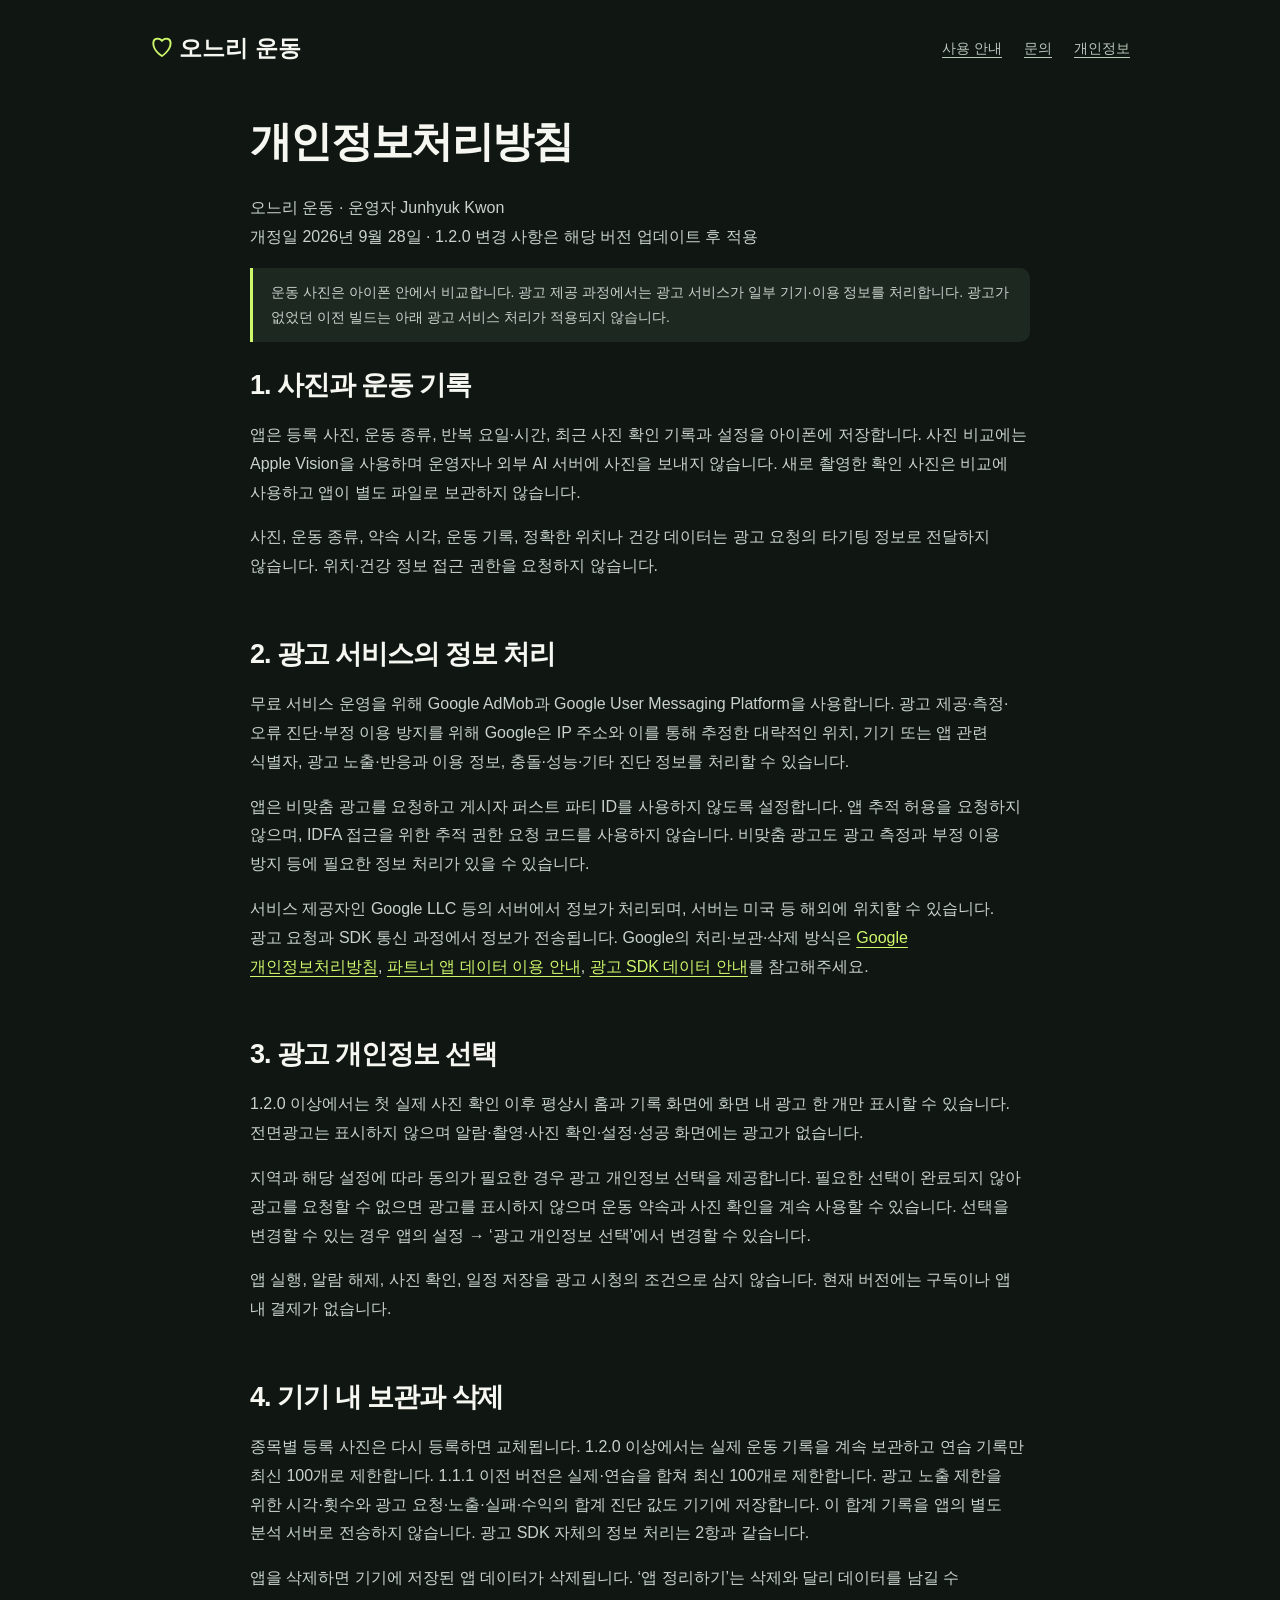
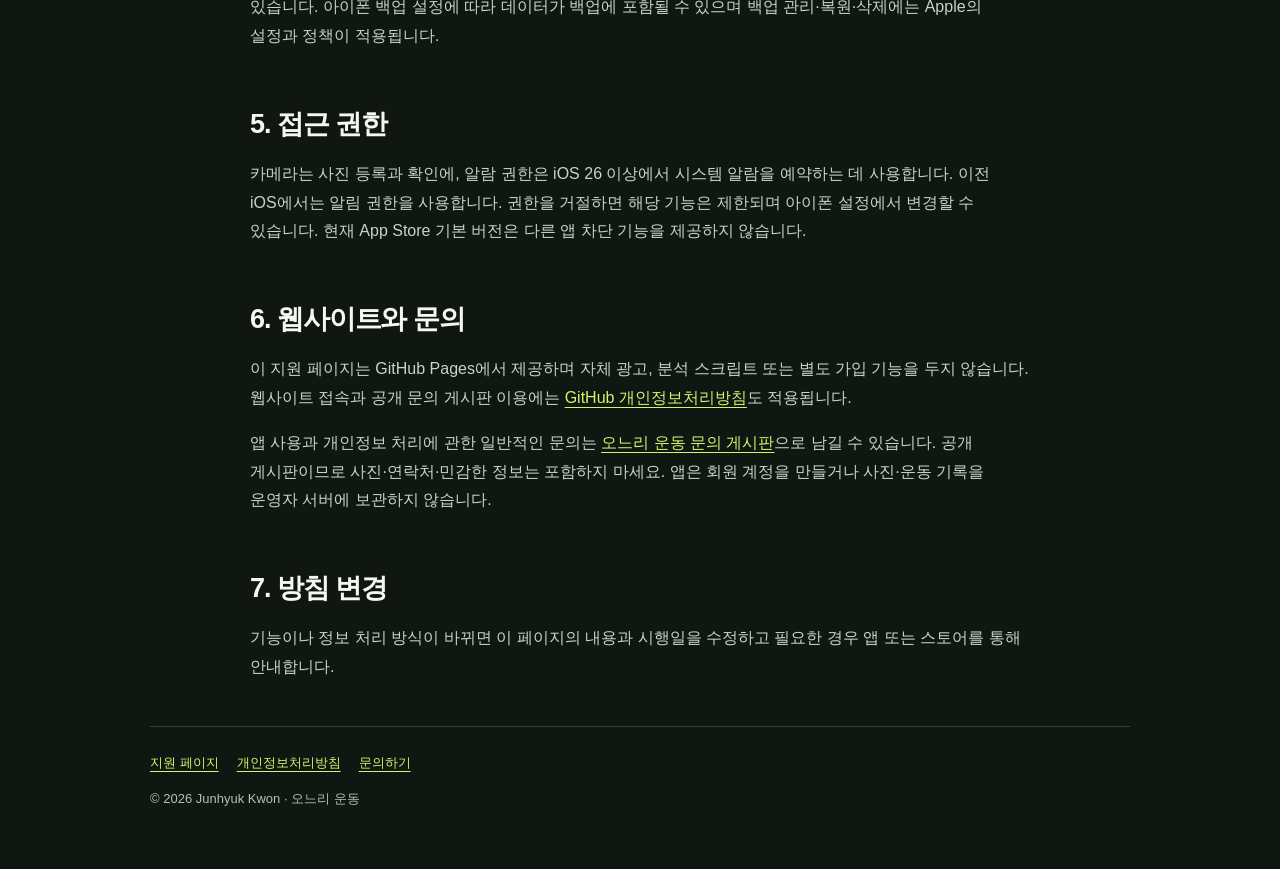
<file: oneuri/privacy.html>
<!doctype html><html lang="ko"><head><meta charset="utf-8"><meta name="viewport" content="width=device-width,initial-scale=1"><title>개인정보처리방침 · 오느리 운동</title><meta name="description" content="오느리 운동의 기기 내 사진 처리, 광고 데이터와 개인정보 선택 안내."><link rel="stylesheet" href="style.css"></head><body><header><a class="brand" href="./"><span>♡</span> 오느리 운동</a><nav aria-label="페이지 메뉴"><a href="./#help">사용 안내</a><a href="./#contact">문의</a><a href="privacy.html">개인정보</a></nav></header><main class="legal"><h1>개인정보처리방침</h1><p class="muted">오느리 운동 · 운영자 Junhyuk Kwon<br>개정일 2026년 9월 28일 · 1.2.0 변경 사항은 해당 버전 업데이트 후 적용</p><p class="note">운동 사진은 아이폰 안에서 비교합니다. 광고 제공 과정에서는 광고 서비스가 일부 기기·이용 정보를 처리합니다. 광고가 없었던 이전 빌드는 아래 광고 서비스 처리가 적용되지 않습니다.</p><section><h2>1. 사진과 운동 기록</h2><p>앱은 등록 사진, 운동 종류, 반복 요일·시간, 최근 사진 확인 기록과 설정을 아이폰에 저장합니다. 사진 비교에는 Apple Vision을 사용하며 운영자나 외부 AI 서버에 사진을 보내지 않습니다. 새로 촬영한 확인 사진은 비교에 사용하고 앱이 별도 파일로 보관하지 않습니다.</p><p>사진, 운동 종류, 약속 시각, 운동 기록, 정확한 위치나 건강 데이터는 광고 요청의 타기팅 정보로 전달하지 않습니다. 위치·건강 정보 접근 권한을 요청하지 않습니다.</p></section><section><h2>2. 광고 서비스의 정보 처리</h2><p>무료 서비스 운영을 위해 Google AdMob과 Google User Messaging Platform을 사용합니다. 광고 제공·측정·오류 진단·부정 이용 방지를 위해 Google은 IP 주소와 이를 통해 추정한 대략적인 위치, 기기 또는 앱 관련 식별자, 광고 노출·반응과 이용 정보, 충돌·성능·기타 진단 정보를 처리할 수 있습니다.</p><p>앱은 비맞춤 광고를 요청하고 게시자 퍼스트 파티 ID를 사용하지 않도록 설정합니다. 앱 추적 허용을 요청하지 않으며, IDFA 접근을 위한 추적 권한 요청 코드를 사용하지 않습니다. 비맞춤 광고도 광고 측정과 부정 이용 방지 등에 필요한 정보 처리가 있을 수 있습니다.</p><p>서비스 제공자인 Google LLC 등의 서버에서 정보가 처리되며, 서버는 미국 등 해외에 위치할 수 있습니다. 광고 요청과 SDK 통신 과정에서 정보가 전송됩니다. Google의 처리·보관·삭제 방식은 <a href="https://policies.google.com/privacy?hl=ko">Google 개인정보처리방침</a>, <a href="https://policies.google.com/technologies/partner-sites?hl=ko">파트너 앱 데이터 이용 안내</a>, <a href="https://developers.google.com/admob/ios/privacy/data-disclosure">광고 SDK 데이터 안내</a>를 참고해주세요.</p></section><section><h2>3. 광고 개인정보 선택</h2><p>1.2.0 이상에서는 첫 실제 사진 확인 이후 평상시 홈과 기록 화면에 화면 내 광고 한 개만 표시할 수 있습니다. 전면광고는 표시하지 않으며 알람·촬영·사진 확인·설정·성공 화면에는 광고가 없습니다.</p><p>지역과 해당 설정에 따라 동의가 필요한 경우 광고 개인정보 선택을 제공합니다. 필요한 선택이 완료되지 않아 광고를 요청할 수 없으면 광고를 표시하지 않으며 운동 약속과 사진 확인을 계속 사용할 수 있습니다. 선택을 변경할 수 있는 경우 앱의 설정 → ‘광고 개인정보 선택’에서 변경할 수 있습니다.</p><p>앱 실행, 알람 해제, 사진 확인, 일정 저장을 광고 시청의 조건으로 삼지 않습니다. 현재 버전에는 구독이나 앱 내 결제가 없습니다.</p></section><section><h2>4. 기기 내 보관과 삭제</h2><p>종목별 등록 사진은 다시 등록하면 교체됩니다. 1.2.0 이상에서는 실제 운동 기록을 계속 보관하고 연습 기록만 최신 100개로 제한합니다. 1.1.1 이전 버전은 실제·연습을 합쳐 최신 100개로 제한합니다. 광고 노출 제한을 위한 시각·횟수와 광고 요청·노출·실패·수익의 합계 진단 값도 기기에 저장합니다. 이 합계 기록을 앱의 별도 분석 서버로 전송하지 않습니다. 광고 SDK 자체의 정보 처리는 2항과 같습니다.</p><p>앱을 삭제하면 기기에 저장된 앱 데이터가 삭제됩니다. ‘앱 정리하기’는 삭제와 달리 데이터를 남길 수 있습니다. 아이폰 백업 설정에 따라 데이터가 백업에 포함될 수 있으며 백업 관리·복원·삭제에는 Apple의 설정과 정책이 적용됩니다.</p></section><section><h2>5. 접근 권한</h2><p>카메라는 사진 등록과 확인에, 알람 권한은 iOS 26 이상에서 시스템 알람을 예약하는 데 사용합니다. 이전 iOS에서는 알림 권한을 사용합니다. 권한을 거절하면 해당 기능은 제한되며 아이폰 설정에서 변경할 수 있습니다. 현재 App Store 기본 버전은 다른 앱 차단 기능을 제공하지 않습니다.</p></section><section><h2>6. 웹사이트와 문의</h2><p>이 지원 페이지는 GitHub Pages에서 제공하며 자체 광고, 분석 스크립트 또는 별도 가입 기능을 두지 않습니다. 웹사이트 접속과 공개 문의 게시판 이용에는 <a href="https://docs.github.com/en/site-policy/privacy-policies/github-general-privacy-statement">GitHub 개인정보처리방침</a>도 적용됩니다.</p><p>앱 사용과 개인정보 처리에 관한 일반적인 문의는 <a href="https://github.com/junhyuckkkk/junhyuckkkk.github.io/issues/new?template=oneuri-support.yml">오느리 운동 문의 게시판</a>으로 남길 수 있습니다. 공개 게시판이므로 사진·연락처·민감한 정보는 포함하지 마세요. 앱은 회원 계정을 만들거나 사진·운동 기록을 운영자 서버에 보관하지 않습니다.</p></section><section><h2>7. 방침 변경</h2><p>기능이나 정보 처리 방식이 바뀌면 이 페이지의 내용과 시행일을 수정하고 필요한 경우 앱 또는 스토어를 통해 안내합니다.</p></section></main><footer><a href="./">지원 페이지</a><a href="privacy.html">개인정보처리방침</a><a href="https://github.com/junhyuckkkk/junhyuckkkk.github.io/issues/new?template=oneuri-support.yml">문의하기</a><p>© 2026 Junhyuk Kwon · 오느리 운동</p></footer></body></html>
</file>
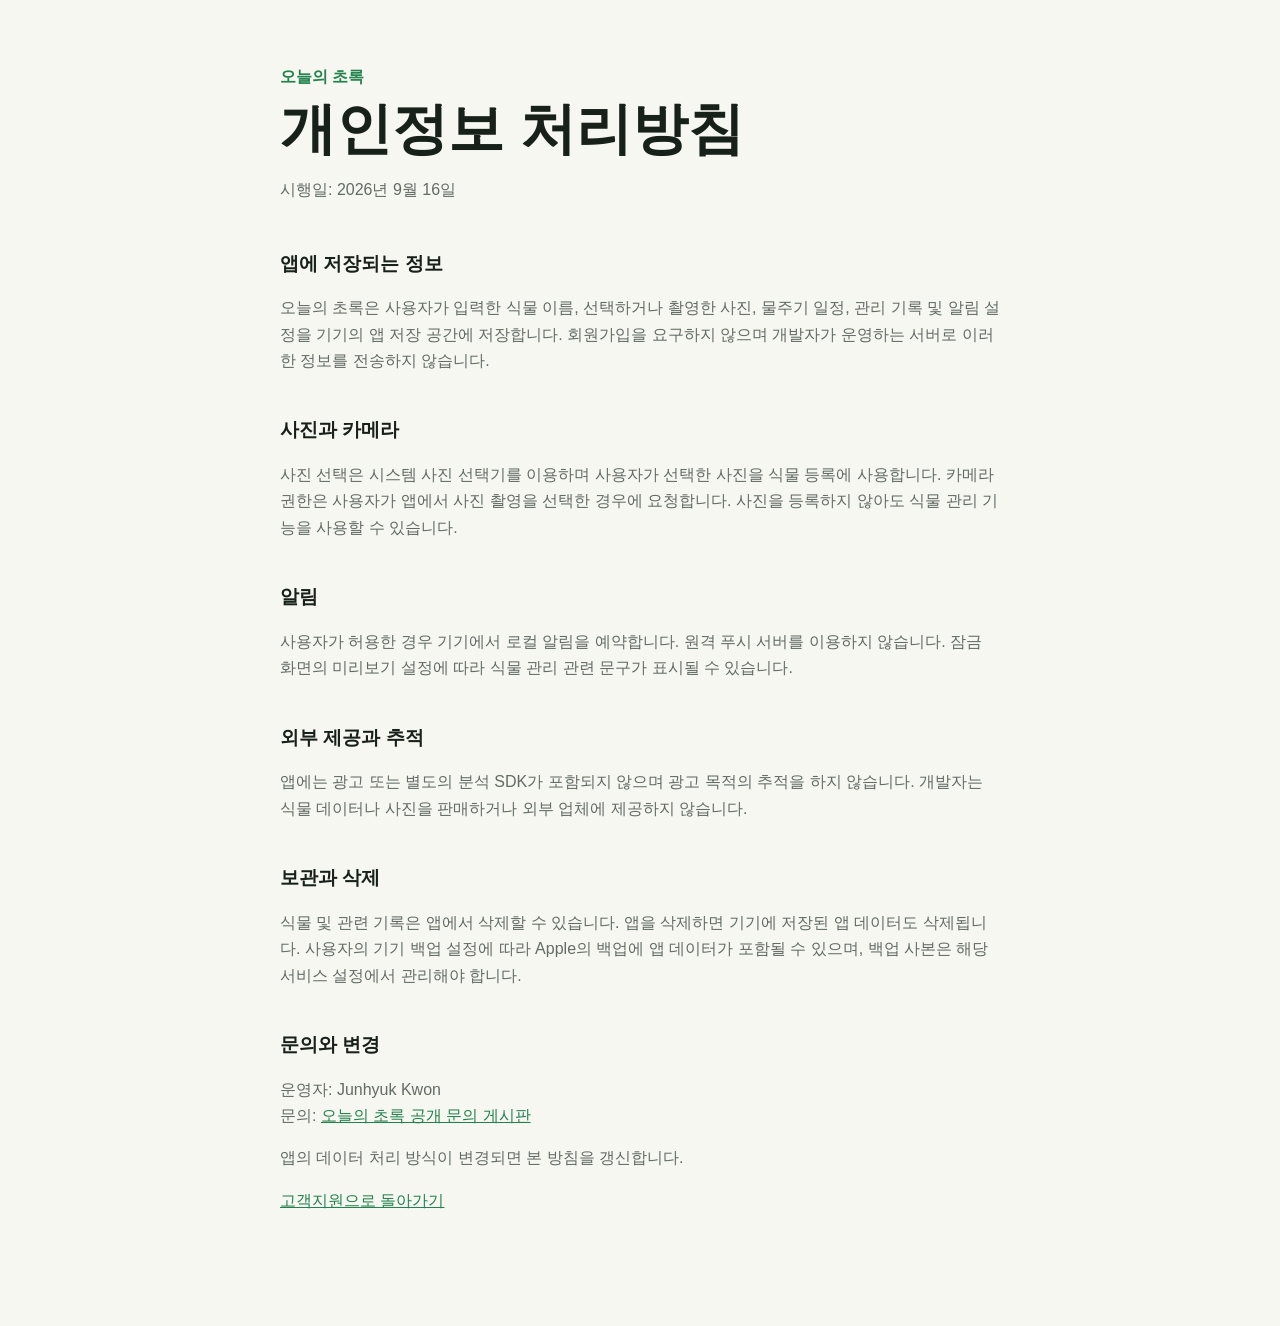
<file: plant-today/privacy.html>
<!doctype html>
<html lang="ko">
<head>
  <meta charset="utf-8">
  <meta name="viewport" content="width=device-width, initial-scale=1">
  <title>오늘의 초록 개인정보 처리방침</title>
  <link rel="stylesheet" href="styles.css">
</head>
<body>
<main>
  <header>
    <div class="brand">오늘의 초록</div>
    <h1>개인정보 처리방침</h1>
    <p>시행일: 2026년 9월 16일</p>
  </header>

  <h2>앱에 저장되는 정보</h2>
  <p>오늘의 초록은 사용자가 입력한 식물 이름, 선택하거나 촬영한 사진, 물주기 일정, 관리 기록 및 알림 설정을 기기의 앱 저장 공간에 저장합니다. 회원가입을 요구하지 않으며 개발자가 운영하는 서버로 이러한 정보를 전송하지 않습니다.</p>

  <h2>사진과 카메라</h2>
  <p>사진 선택은 시스템 사진 선택기를 이용하며 사용자가 선택한 사진을 식물 등록에 사용합니다. 카메라 권한은 사용자가 앱에서 사진 촬영을 선택한 경우에 요청합니다. 사진을 등록하지 않아도 식물 관리 기능을 사용할 수 있습니다.</p>

  <h2>알림</h2>
  <p>사용자가 허용한 경우 기기에서 로컬 알림을 예약합니다. 원격 푸시 서버를 이용하지 않습니다. 잠금 화면의 미리보기 설정에 따라 식물 관리 관련 문구가 표시될 수 있습니다.</p>

  <h2>외부 제공과 추적</h2>
  <p>앱에는 광고 또는 별도의 분석 SDK가 포함되지 않으며 광고 목적의 추적을 하지 않습니다. 개발자는 식물 데이터나 사진을 판매하거나 외부 업체에 제공하지 않습니다.</p>

  <h2>보관과 삭제</h2>
  <p>식물 및 관련 기록은 앱에서 삭제할 수 있습니다. 앱을 삭제하면 기기에 저장된 앱 데이터도 삭제됩니다. 사용자의 기기 백업 설정에 따라 Apple의 백업에 앱 데이터가 포함될 수 있으며, 백업 사본은 해당 서비스 설정에서 관리해야 합니다.</p>

  <h2>문의와 변경</h2>
  <p>운영자: Junhyuk Kwon<br>문의: <a href="https://github.com/junhyuckkkk/junhyuckkkk.github.io/issues/new?template=plant-today-support.yml">오늘의 초록 공개 문의 게시판</a></p>
  <p>앱의 데이터 처리 방식이 변경되면 본 방침을 갱신합니다.</p>

  <p><a href="index.html">고객지원으로 돌아가기</a></p>
</main>
</body>
</html>
</file>
<file: meokkongi/style.css>
:root{color-scheme:light;--ink:#173a2b;--muted:#627268;--canvas:#f5f6ef;--card:#fff;--lime:#dff47f;--line:#dfe5da;--accent:#296b4c}*{box-sizing:border-box}html{scroll-behavior:smooth}body{margin:0;background:var(--canvas);color:var(--ink);font-family:-apple-system,BlinkMacSystemFont,"Apple SD Gothic Neo","Noto Sans KR",sans-serif;line-height:1.7;word-break:keep-all}a{color:var(--accent);text-underline-offset:4px}a:focus-visible,summary:focus-visible{outline:3px solid var(--accent);outline-offset:5px;border-radius:6px}header,main,footer{width:min(1040px,calc(100% - 40px));margin:auto}header{display:flex;justify-content:space-between;align-items:center;gap:24px;padding:24px 0}.brand{display:flex;align-items:center;gap:10px;color:var(--ink);font-size:22px;font-weight:850;text-decoration:none}.brand img{width:38px;height:38px;border-radius:11px}nav{display:flex;gap:22px;font-size:14px;font-weight:650}nav a{text-decoration:none;color:#53665b}h1,h2,h3{line-height:1.25;letter-spacing:-.045em}h1{font-size:clamp(38px,6vw,68px);margin:14px 0 22px}h2{font-size:30px;margin:0 0 18px}h3{font-size:20px;margin:8px 0}p{margin:0 0 14px}.hero{display:grid;grid-template-columns:1.5fr .6fr;align-items:center;gap:34px;background:var(--ink);color:#fff;padding:clamp(28px,6vw,64px);border-radius:34px;margin:18px 0 56px;overflow:hidden}.hero p{max-width:650px;color:#d8e3dc;font-size:18px}.hero-icon{width:min(100%,220px);aspect-ratio:1;border-radius:28%;justify-self:end;transform:rotate(4deg);box-shadow:0 22px 55px #081a1166}.eyebrow,.section-label{font-size:13px;font-weight:800;letter-spacing:.09em;text-transform:uppercase}.eyebrow{color:var(--lime)}.section-label{color:var(--accent);margin-bottom:6px}.pills{margin-top:24px}.pills span{display:inline-block;border:1px solid #7d9587;padding:6px 13px;border-radius:99px;margin:4px 5px 4px 0;font-size:13px;color:#eef5f0}section{margin-bottom:52px}.steps{display:grid;grid-template-columns:repeat(3,1fr);gap:16px}.steps article,.contact{background:var(--card);padding:26px;border:1px solid var(--line);border-radius:24px;box-shadow:0 9px 30px #173a2b0a}.steps b{color:var(--accent);font-size:14px}.steps p,.faq p,.contact p,.meta{color:var(--muted)}details{border-bottom:1px solid var(--line);padding:20px 4px}summary{cursor:pointer;font-size:17px;font-weight:750}.faq details p{padding-top:12px}.contact{display:grid;grid-template-columns:1fr 1fr;gap:30px;align-items:center}.button{display:inline-block;background:var(--ink);color:#fff;text-decoration:none;font-weight:750;padding:13px 20px;border-radius:14px}.fine{font-size:13px;margin-top:12px}.legal{max-width:800px}.legal>h1{font-size:clamp(40px,6vw,58px);margin-top:6px}.legal section{margin-bottom:36px}.legal h2{font-size:23px}.legal section p{color:#485a50}.notice{background:#eaf1c9;border-left:4px solid var(--accent);padding:18px 20px;border-radius:0 16px 16px 0;margin:28px 0 44px;color:#31483b}footer{border-top:1px solid var(--line);padding:25px 0 48px;color:var(--muted);font-size:13px}footer div{display:flex;gap:18px;flex-wrap:wrap}footer p{margin-top:14px}@media(max-width:720px){header{align-items:flex-start}.hero{grid-template-columns:1fr}.hero-icon{width:130px;justify-self:start}.steps,.contact{grid-template-columns:1fr}nav{gap:12px;font-size:12px}.hero{border-radius:26px}}@media(max-width:460px){header{display:block}.brand{margin-bottom:16px}nav{justify-content:space-between}h1{font-size:38px}}@media(prefers-reduced-motion:reduce){html{scroll-behavior:auto}}
</file>
<file: morningcong/style.css>
*{box-sizing:border-box}html{scroll-behavior:smooth}body{margin:0;background:#f5f3ea;color:#203529;font-family:-apple-system,BlinkMacSystemFont,"Apple SD Gothic Neo","Noto Sans KR",sans-serif;line-height:1.72;word-break:keep-all}a{color:#315f43;text-underline-offset:4px}a:focus-visible,summary:focus-visible{outline:3px solid #ed8b57;outline-offset:5px}header,main,footer{width:min(920px,calc(100% - 36px));margin:auto}header{display:flex;align-items:center;justify-content:space-between;gap:20px;padding:26px 0}.brand{font-size:22px;font-weight:800;text-decoration:none;color:#203529}.brand span{color:#ed8b57}nav{display:flex;gap:18px;font-size:14px}nav a{color:#52645a}h1,h2,h3{line-height:1.28;letter-spacing:-.035em}h1{font-size:clamp(36px,7vw,64px);margin:18px 0 20px}h2{font-size:27px;margin:0 0 16px}h3{font-size:19px}.hero{background:#dbe9cf;padding:clamp(26px,6vw,58px);border-radius:32px;margin:22px 0 44px}.hero p{max-width:610px}.eyebrow{font-size:13px;font-weight:750;letter-spacing:.08em;color:#315f43}.pill{display:inline-block;border:1px solid #9aae91;padding:6px 13px;border-radius:99px;margin:4px 5px 4px 0;font-size:13px}section{margin-bottom:42px}.grid{display:grid;grid-template-columns:repeat(3,1fr);gap:15px}.card{background:#fffdfa;padding:24px;border:1px solid #e4e0d5;border-radius:22px;box-shadow:0 10px 28px rgba(41,58,47,.05)}.card .n{font-size:13px;color:#c8673c;font-weight:700}.card h3{margin:10px 0}.muted{color:#65756b}.button{display:inline-block;background:#355f44;color:#fff;font-weight:700;padding:13px 21px;text-decoration:none;border-radius:15px;margin:8px 0}details{border-bottom:1px solid #d8d5ca;padding:18px 0}summary{cursor:pointer;font-weight:650;padding-right:16px}details p{color:#65756b}.legal{max-width:780px}.legal section{padding-top:10px}.legal p,.legal li{color:#52645a}.legal h1{font-size:42px}.note{border-left:3px solid #ed8b57;padding:12px 18px;background:#fff6ed;border-radius:0 10px 10px 0;font-size:14px}footer{border-top:1px solid #d8d5ca;padding:24px 0 44px;color:#65756b;font-size:13px}footer a{margin-right:18px}@media(prefers-color-scheme:dark){body{background:#111813;color:#eff5eb}a{color:#c9e4b6}header .brand{color:#eff5eb}nav a,.muted,details p,.legal p,.legal li,footer{color:#b8c4ba}.hero{background:#233529;color:#eff5eb}.hero .eyebrow{color:#c9e4b6}.pill{border-color:#52685a}.card{background:#1a241d;border-color:#2b382e;box-shadow:none}details,footer{border-color:#344238}.button{background:#d8ebc9;color:#1d3525}.note{background:#2b241d}}@media(max-width:650px){.grid{grid-template-columns:1fr}header{align-items:flex-start}.hero{border-radius:24px}nav{gap:11px;font-size:12px}.legal h1{font-size:34px}}@media(prefers-reduced-motion:reduce){html{scroll-behavior:auto}}
</file>
<file: oneuri/style.css>
*{box-sizing:border-box}html{scroll-behavior:smooth}body{margin:0;background:#101713;color:#f6f7f1;font-family:-apple-system,BlinkMacSystemFont,"Apple SD Gothic Neo","Noto Sans KR",sans-serif;line-height:1.8;word-break:keep-all}a{color:#cef76b;text-underline-offset:4px}a:focus-visible,summary:focus-visible{outline:3px solid #cef76b;outline-offset:6px}header,main,footer{width:min(980px,calc(100% - 40px));margin:auto}header{display:flex;align-items:center;justify-content:space-between;gap:24px;padding:28px 0}.brand{font-size:23px;font-weight:800;text-decoration:none;color:#f6f7f1}.brand span{color:#cef76b}nav{display:flex;gap:22px;font-size:14px}nav a{color:#bbc8bc}h1,h2,h3{line-height:1.3;letter-spacing:-.04em}h1{font-size:clamp(34px,6vw,66px);margin:18px 0 24px}h2{font-size:27px;margin:0 0 18px}h3{font-size:19px}.hero{background:#cef76b;color:#16220e;padding:clamp(26px,6vw,64px);border-radius:32px;margin:25px 0 46px}.hero p{max-width:590px}.eyebrow{font-size:13px;font-weight:700;letter-spacing:.1em}.hero .pill{color:#16220e;border:1px solid #687f32}.pill{display:inline-block;border:1px solid #43523f;padding:6px 14px;border-radius:99px;margin:4px 5px 4px 0;font-size:13px}section{margin-bottom:44px}.grid{display:grid;grid-template-columns:repeat(3,1fr);gap:16px}.card{background:#1d2821;padding:24px;border-radius:22px}.card .n{font-size:13px;color:#cef76b}.card h3{margin:10px 0}.muted{color:#b2c0b6}.button{display:inline-block;background:#cef76b;color:#16220e;font-weight:700;padding:13px 22px;text-decoration:none;border-radius:15px;margin:8px 0}details{border-bottom:1px solid #334338;padding:19px 0}summary{cursor:pointer;font-weight:600;padding-right:16px}details p{color:#b2c0b6}.legal{max-width:780px}.legal section{padding-top:12px}.legal p,.legal li{color:#c9d2cb}.legal h1{font-size:42px}.note{border-left:3px solid #cef76b;padding:12px 18px;background:#1d2821;border-radius:0 10px 10px 0;font-size:14px}footer{border-top:1px solid #334338;padding:24px 0 45px;color:#b2c0b6;font-size:13px}footer a{margin-right:18px}@media(max-width:650px){.grid{grid-template-columns:1fr}header{align-items:flex-start}.hero{border-radius:24px}nav{gap:12px;font-size:12px}.legal h1{font-size:34px}}@media(prefers-reduced-motion:reduce){html{scroll-behavior:auto}}
</file>
<file: plant-today/styles.css>
:root {
  color-scheme: light dark;
  font-family: -apple-system, BlinkMacSystemFont, "Apple SD Gothic Neo", "Noto Sans KR", sans-serif;
  line-height: 1.65;
  --accent: #23824d;
  --background: #f7f7f2;
  --surface: #ffffff;
  --text: #172019;
  --muted: #626b64;
}

* { box-sizing: border-box; }
body { margin: 0; background: var(--background); color: var(--text); }
main { width: min(720px, calc(100% - 40px)); margin: 0 auto; padding: 64px 0 96px; }
header { margin-bottom: 44px; }
h1 { margin: 8px 0 12px; font-size: clamp(2rem, 7vw, 3.5rem); line-height: 1.12; }
h2 { margin-top: 40px; font-size: 1.2rem; }
p, li { color: var(--muted); }
a { color: var(--accent); }
.brand { color: var(--accent); font-weight: 700; }
.card { background: var(--surface); border-radius: 24px; padding: 24px; margin-top: 20px; }
.notice { border-left: 4px solid var(--accent); padding-left: 16px; }
footer { margin-top: 56px; font-size: .9rem; color: var(--muted); }

@media (prefers-color-scheme: dark) {
  :root { --background: #0b120e; --surface: #171c18; --text: #f4f6f4; --muted: #b5bcb7; --accent: #52c77c; }
}
</file>
